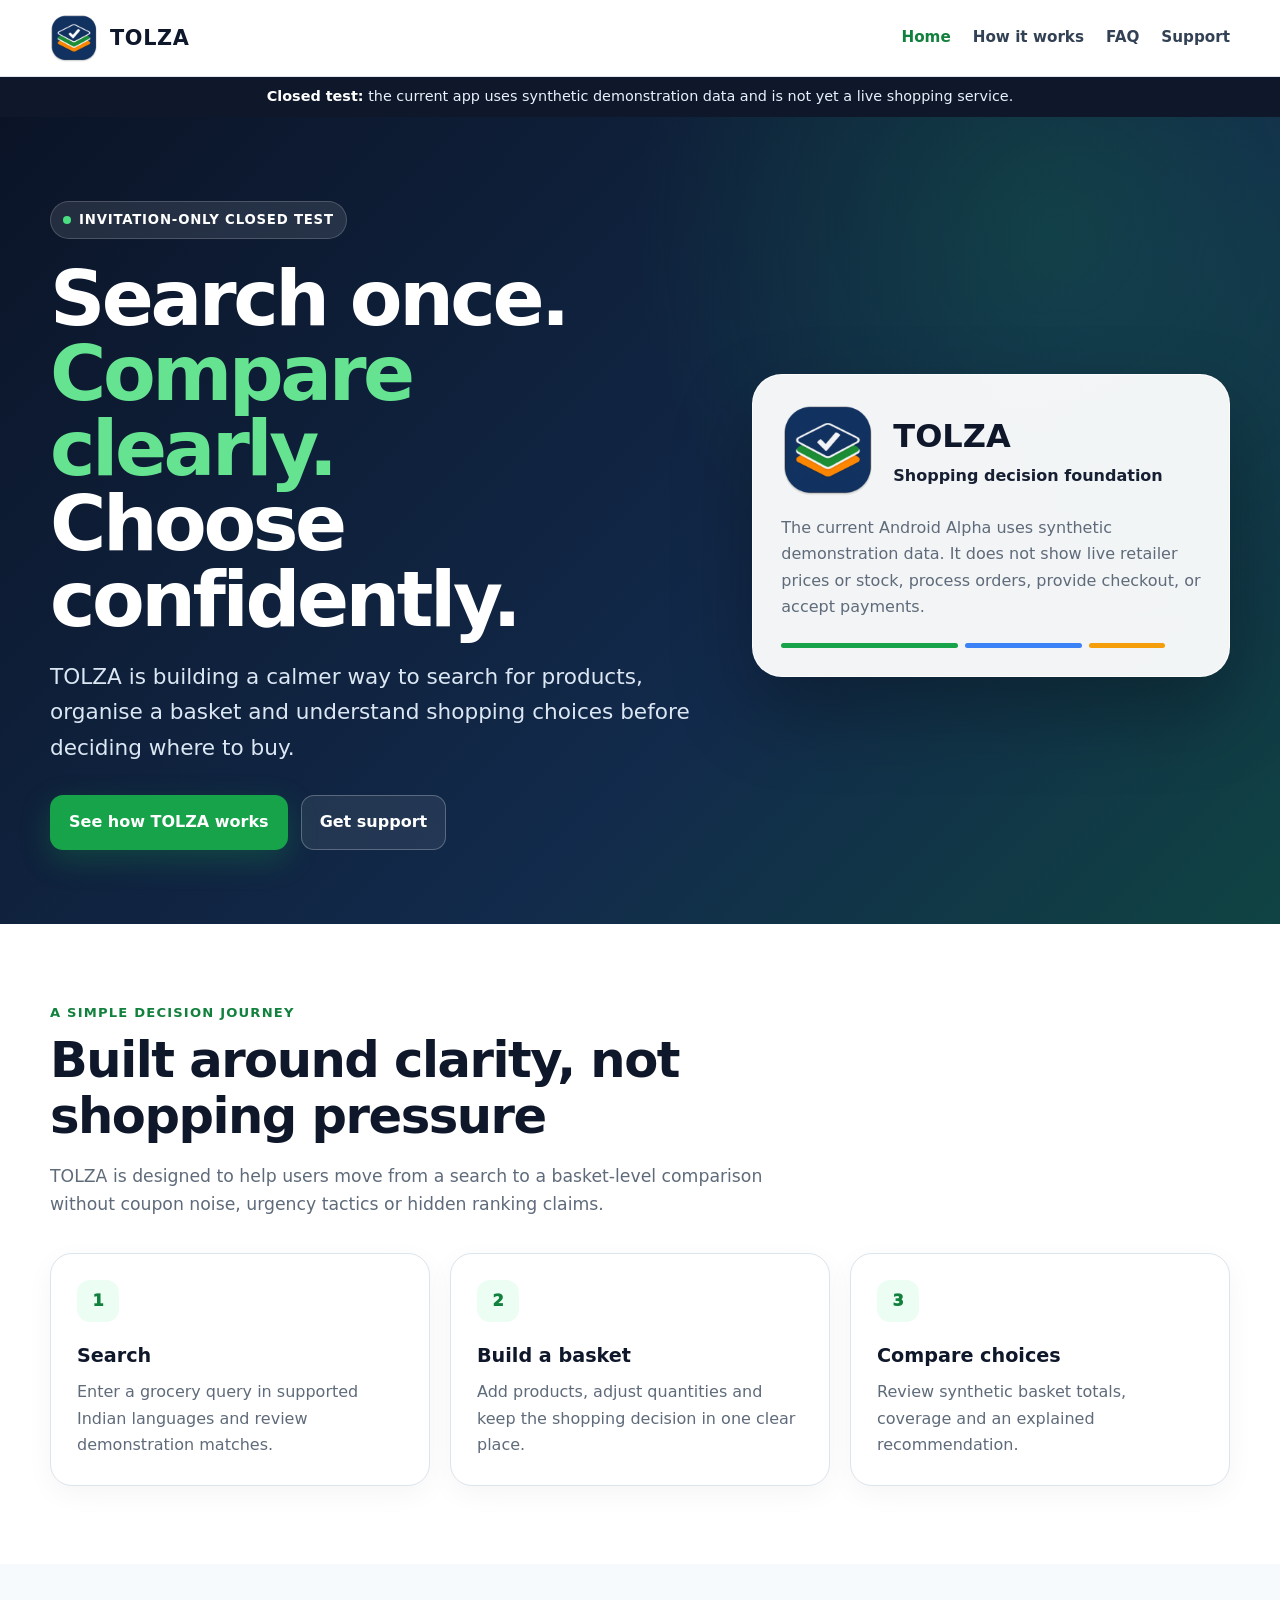
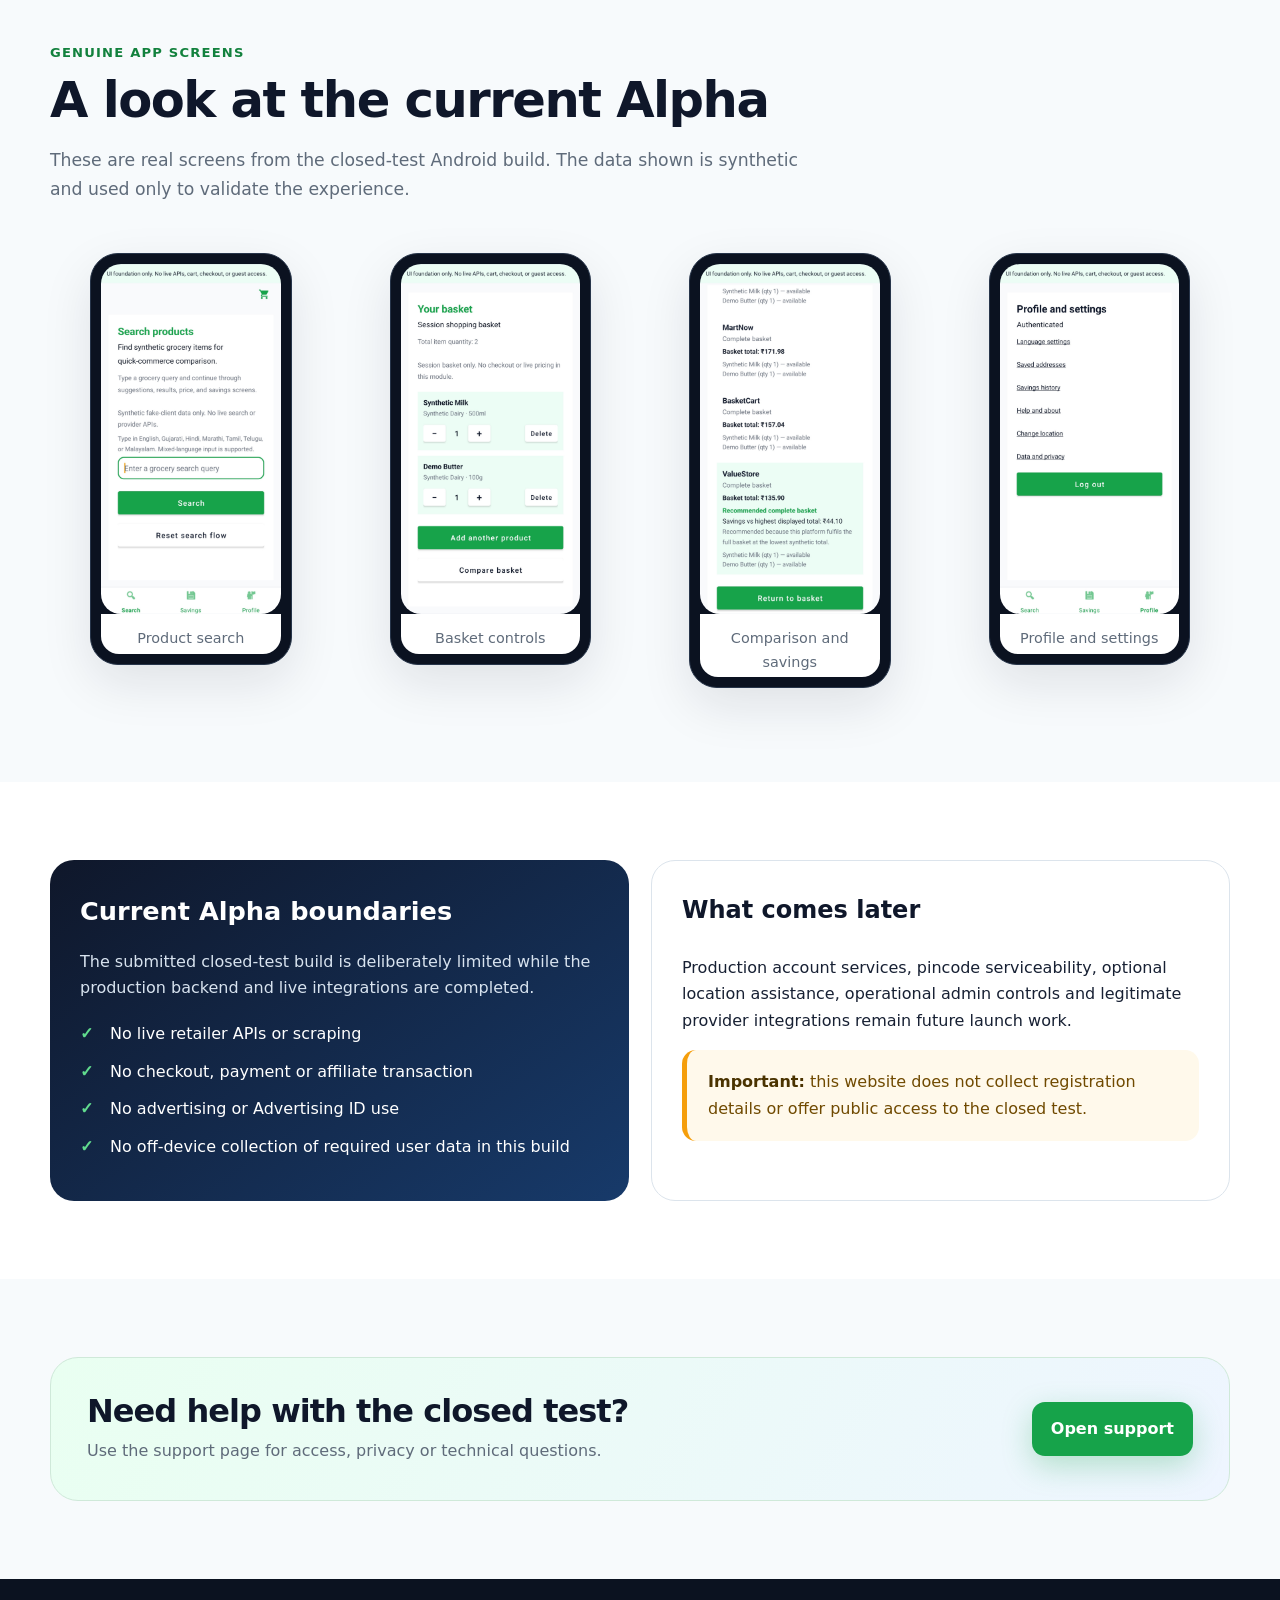
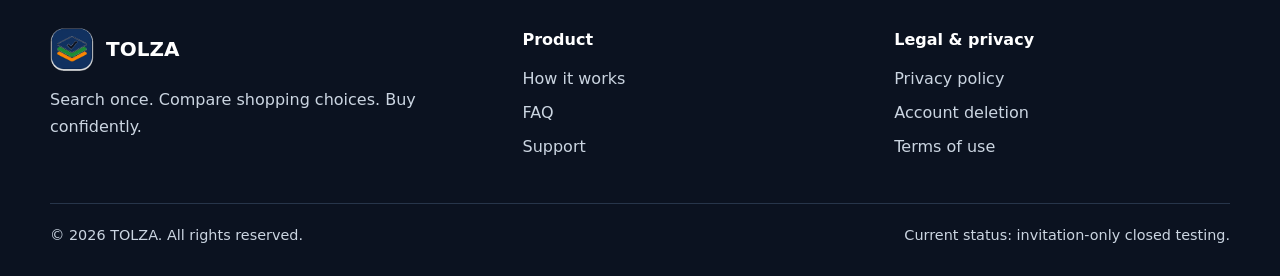
<file: index.html>
<!doctype html><html lang="en"><head>
<meta charset="utf-8"><meta name="viewport" content="width=device-width,initial-scale=1">
<title>TOLZA — Compare shopping choices with confidence</title><meta name="description" content="TOLZA is a shopping comparison foundation that helps users search, build a basket, compare demonstration totals and understand potential savings.">
<link rel="canonical" href="https://shahvishal007-ship-it.github.io/ShoppingKart-Public-Compliance/"><meta name="theme-color" content="#0f172a">
<meta property="og:title" content="TOLZA — Compare shopping choices with confidence"><meta property="og:description" content="TOLZA is a shopping comparison foundation that helps users search, build a basket, compare demonstration totals and understand potential savings."><meta property="og:type" content="website"><meta property="og:url" content="https://shahvishal007-ship-it.github.io/ShoppingKart-Public-Compliance/">
<link rel="icon" href="assets/images/favicon-32.png" sizes="32x32"><link rel="apple-touch-icon" href="assets/images/favicon-192.png">
<link rel="stylesheet" href="assets/css/styles.css"></head><body>
<a class="skip" href="#main">Skip to content</a>
<header class="site-header"><div class="wrap header-row"><a class="brand" href="index.html"><img src="assets/images/tolza-icon.png" alt=""><span>TOLZA</span></a><button class="menu-btn" type="button" aria-expanded="false" aria-controls="primary-nav">Menu</button><nav class="nav" id="primary-nav" aria-label="Primary navigation"><a href="index.html" aria-current="page">Home</a><a href="how-it-works.html">How it works</a><a href="faq.html">FAQ</a><a href="support.html">Support</a></nav></div></header>
<div class="status-strip"><div class="wrap"><strong>Closed test:</strong>&nbsp;the current app uses synthetic demonstration data and is not yet a live shopping service.</div></div>
<main id="main"><section class="hero"><div class="wrap hero-grid"><div><div class="eyebrow"><span class="eyebrow-dot"></span> Invitation-only closed test</div><h1>Search once.<br><span>Compare clearly.</span><br>Choose confidently.</h1><p class="lead">TOLZA is building a calmer way to search for products, organise a basket and understand shopping choices before deciding where to buy.</p><div class="actions"><a class="btn btn-primary" href="how-it-works.html">See how TOLZA works</a><a class="btn btn-secondary" href="support.html">Get support</a></div></div><aside class="hero-card" aria-label="TOLZA closed-test summary"><div class="hero-brand"><img src="assets/images/tolza-icon.png" alt="TOLZA app icon"><div><h2>TOLZA</h2><strong>Shopping decision foundation</strong></div></div><p>The current Android Alpha uses synthetic demonstration data. It does not show live retailer prices or stock, process orders, provide checkout, or accept payments.</p><div class="mini-lines" aria-hidden="true"><i></i><i></i><i></i></div></aside></div></section>
<section class="section"><div class="wrap"><div class="section-head"><div class="kicker">A simple decision journey</div><h2>Built around clarity, not shopping pressure</h2><p>TOLZA is designed to help users move from a search to a basket-level comparison without coupon noise, urgency tactics or hidden ranking claims.</p></div><div class="grid-3"><article class="card"><div class="num">1</div><h3>Search</h3><p>Enter a grocery query in supported Indian languages and review demonstration matches.</p></article><article class="card"><div class="num">2</div><h3>Build a basket</h3><p>Add products, adjust quantities and keep the shopping decision in one clear place.</p></article><article class="card"><div class="num">3</div><h3>Compare choices</h3><p>Review synthetic basket totals, coverage and an explained recommendation.</p></article></div></div></section>
<section class="section alt"><div class="wrap"><div class="section-head"><div class="kicker">Genuine app screens</div><h2>A look at the current Alpha</h2><p>These are real screens from the closed-test Android build. The data shown is synthetic and used only to validate the experience.</p></div><div class="screenshot-grid"><figure class="phone"><img src="assets/images/screen-home.png" alt="TOLZA product search screen"><figcaption>Product search</figcaption></figure><figure class="phone"><img src="assets/images/screen-basket.png" alt="TOLZA basket screen"><figcaption>Basket controls</figcaption></figure><figure class="phone"><img src="assets/images/screen-savings.png" alt="TOLZA comparison and savings screen"><figcaption>Comparison and savings</figcaption></figure><figure class="phone"><img src="assets/images/screen-profile.png" alt="TOLZA profile and settings screen"><figcaption>Profile and settings</figcaption></figure></div></div></section>
<section class="section"><div class="wrap"><div class="trust-grid"><article class="trust-panel"><h3>Current Alpha boundaries</h3><p>The submitted closed-test build is deliberately limited while the production backend and live integrations are completed.</p><ul class="check-list"><li>No live retailer APIs or scraping</li><li>No checkout, payment or affiliate transaction</li><li>No advertising or Advertising ID use</li><li>No off-device collection of required user data in this build</li></ul></article><article class="plain-panel"><h3>What comes later</h3><p>Production account services, pincode serviceability, optional location assistance, operational admin controls and legitimate provider integrations remain future launch work.</p><div class="notice"><strong>Important:</strong> this website does not collect registration details or offer public access to the closed test.</div></article></div></div></section>
<section class="section alt"><div class="wrap"><div class="cta"><div><h2>Need help with the closed test?</h2><p>Use the support page for access, privacy or technical questions.</p></div><a class="btn btn-primary" href="support.html">Open support</a></div></div></section></main><footer class="site-footer"><div class="wrap"><div class="footer-grid"><div><div class="footer-brand"><img src="assets/images/tolza-icon.png" alt=""><span>TOLZA</span></div><p>Search once. Compare shopping choices. Buy confidently.</p></div><div><h3>Product</h3><ul><li><a href="how-it-works.html">How it works</a></li><li><a href="faq.html">FAQ</a></li><li><a href="support.html">Support</a></li></ul></div><div><h3>Legal & privacy</h3><ul><li><a href="privacy-policy.html">Privacy policy</a></li><li><a href="account-deletion.html">Account deletion</a></li><li><a href="terms.html">Terms of use</a></li></ul></div></div><div class="footer-bottom"><span>© <span data-year></span> TOLZA. All rights reserved.</span><span>Current status: invitation-only closed testing.</span></div></div></footer><script src="assets/js/main.js"></script></body></html>
</file>
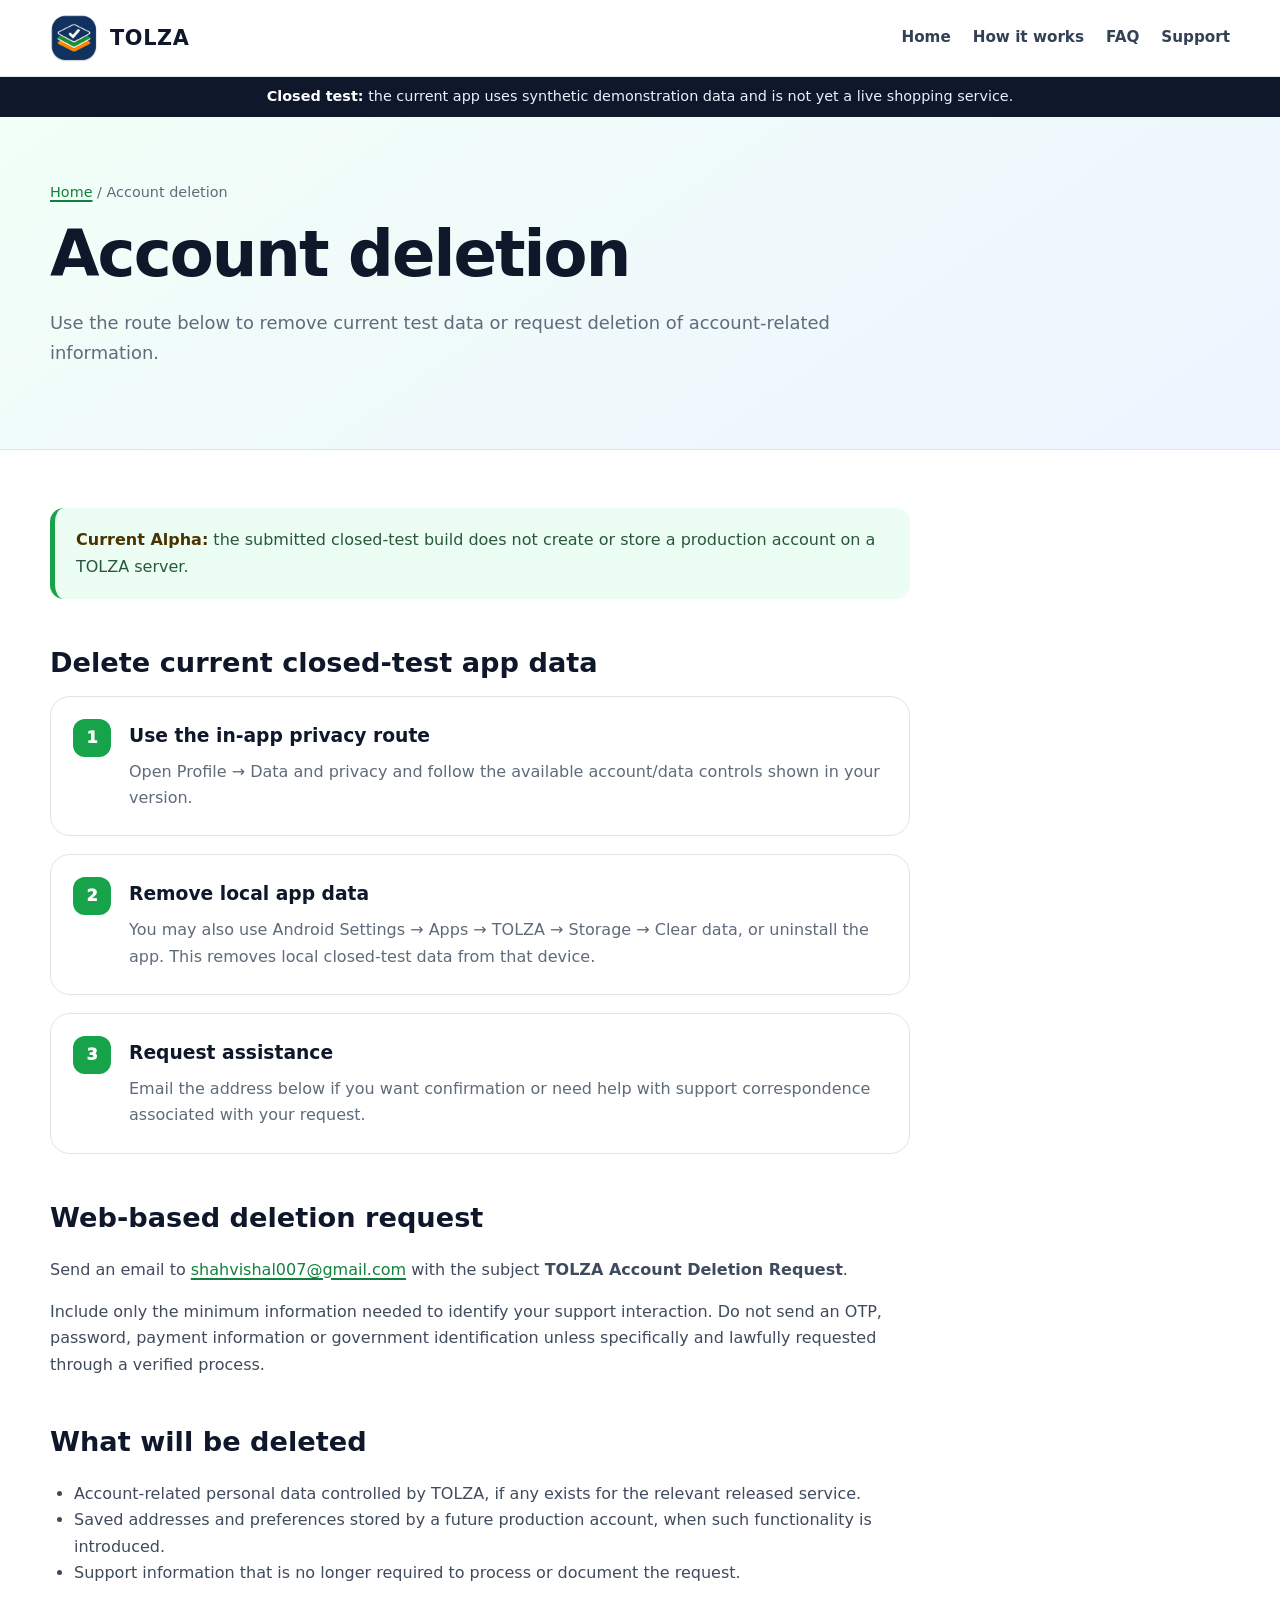
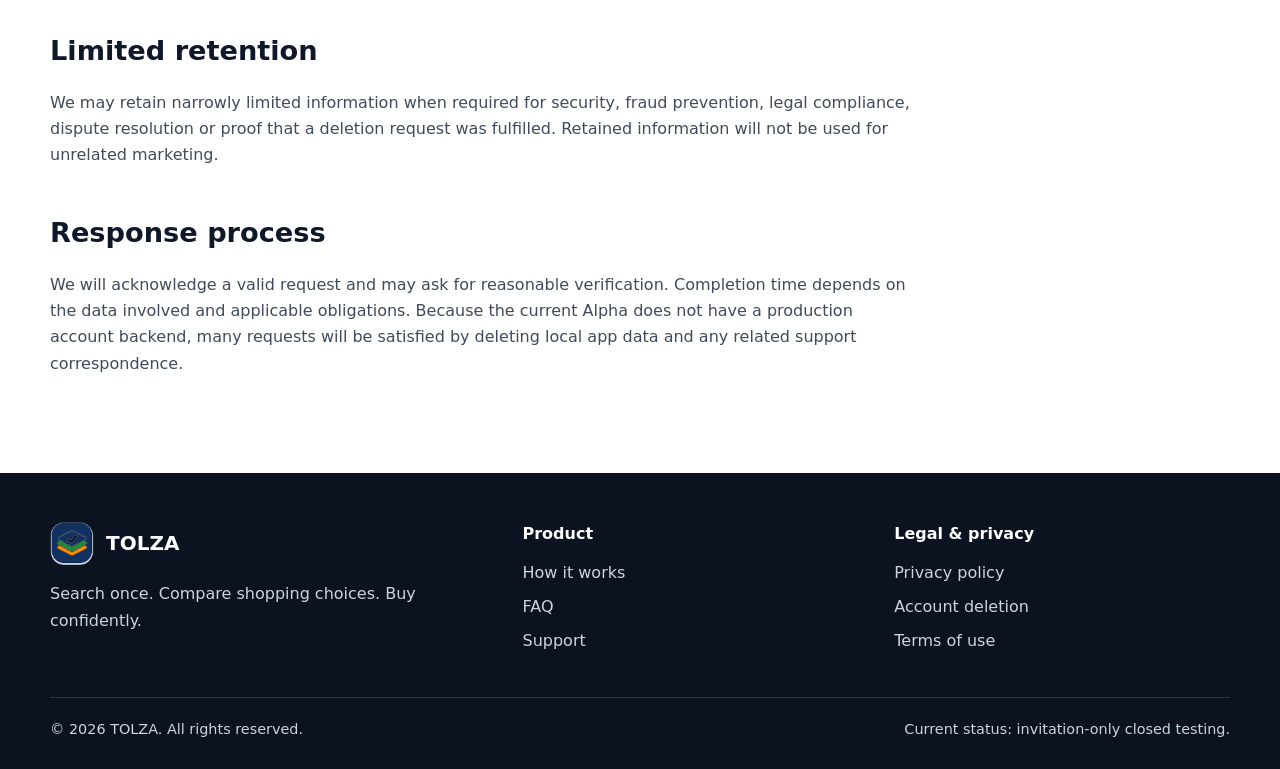
<file: account-deletion.html>
<!doctype html><html lang="en"><head>
<meta charset="utf-8"><meta name="viewport" content="width=device-width,initial-scale=1">
<title>Account Deletion — TOLZA</title><meta name="description" content="Request deletion of TOLZA account-related data or learn how to remove current closed-test data.">
<link rel="canonical" href="https://shahvishal007-ship-it.github.io/ShoppingKart-Public-Compliance/account-deletion.html"><meta name="theme-color" content="#0f172a">
<meta property="og:title" content="Account Deletion — TOLZA"><meta property="og:description" content="Request deletion of TOLZA account-related data or learn how to remove current closed-test data."><meta property="og:type" content="website"><meta property="og:url" content="https://shahvishal007-ship-it.github.io/ShoppingKart-Public-Compliance/account-deletion.html">
<link rel="icon" href="assets/images/favicon-32.png" sizes="32x32"><link rel="apple-touch-icon" href="assets/images/favicon-192.png">
<link rel="stylesheet" href="assets/css/styles.css"></head><body>
<a class="skip" href="#main">Skip to content</a>
<header class="site-header"><div class="wrap header-row"><a class="brand" href="index.html"><img src="assets/images/tolza-icon.png" alt=""><span>TOLZA</span></a><button class="menu-btn" type="button" aria-expanded="false" aria-controls="primary-nav">Menu</button><nav class="nav" id="primary-nav" aria-label="Primary navigation"><a href="index.html">Home</a><a href="how-it-works.html">How it works</a><a href="faq.html">FAQ</a><a href="support.html">Support</a></nav></div></header>
<div class="status-strip"><div class="wrap"><strong>Closed test:</strong>&nbsp;the current app uses synthetic demonstration data and is not yet a live shopping service.</div></div><main id="main"><section class="page-hero"><div class="wrap"><div class="breadcrumb"><a href="index.html">Home</a> / Account deletion</div><h1>Account deletion</h1><p>Use the route below to remove current test data or request deletion of account-related information.</p></div></section><section class="content"><div class="wrap"><div class="prose"><div class="notice green"><strong>Current Alpha:</strong> the submitted closed-test build does not create or store a production account on a TOLZA server.</div><h2>Delete current closed-test app data</h2><div class="steps"><article class="step"><h3>Use the in-app privacy route</h3><p>Open Profile → Data and privacy and follow the available account/data controls shown in your version.</p></article><article class="step"><h3>Remove local app data</h3><p>You may also use Android Settings → Apps → TOLZA → Storage → Clear data, or uninstall the app. This removes local closed-test data from that device.</p></article><article class="step"><h3>Request assistance</h3><p>Email the address below if you want confirmation or need help with support correspondence associated with your request.</p></article></div><h2>Web-based deletion request</h2><p>Send an email to <a href="mailto:shahvishal007@gmail.com?subject=TOLZA%20Account%20Deletion%20Request&body=Please%20delete%20account-related%20information%20associated%20with%20my%20TOLZA%20test%20access.%20I%20understand%20you%20may%20need%20to%20verify%20the%20request.">shahvishal007@gmail.com</a> with the subject <strong>TOLZA Account Deletion Request</strong>.</p><p>Include only the minimum information needed to identify your support interaction. Do not send an OTP, password, payment information or government identification unless specifically and lawfully requested through a verified process.</p><h2>What will be deleted</h2><ul><li>Account-related personal data controlled by TOLZA, if any exists for the relevant released service.</li><li>Saved addresses and preferences stored by a future production account, when such functionality is introduced.</li><li>Support information that is no longer required to process or document the request.</li></ul><h2>Limited retention</h2><p>We may retain narrowly limited information when required for security, fraud prevention, legal compliance, dispute resolution or proof that a deletion request was fulfilled. Retained information will not be used for unrelated marketing.</p><h2>Response process</h2><p>We will acknowledge a valid request and may ask for reasonable verification. Completion time depends on the data involved and applicable obligations. Because the current Alpha does not have a production account backend, many requests will be satisfied by deleting local app data and any related support correspondence.</p></div></div></section></main><footer class="site-footer"><div class="wrap"><div class="footer-grid"><div><div class="footer-brand"><img src="assets/images/tolza-icon.png" alt=""><span>TOLZA</span></div><p>Search once. Compare shopping choices. Buy confidently.</p></div><div><h3>Product</h3><ul><li><a href="how-it-works.html">How it works</a></li><li><a href="faq.html">FAQ</a></li><li><a href="support.html">Support</a></li></ul></div><div><h3>Legal & privacy</h3><ul><li><a href="privacy-policy.html">Privacy policy</a></li><li><a href="account-deletion.html">Account deletion</a></li><li><a href="terms.html">Terms of use</a></li></ul></div></div><div class="footer-bottom"><span>© <span data-year></span> TOLZA. All rights reserved.</span><span>Current status: invitation-only closed testing.</span></div></div></footer><script src="assets/js/main.js"></script></body></html>
</file>
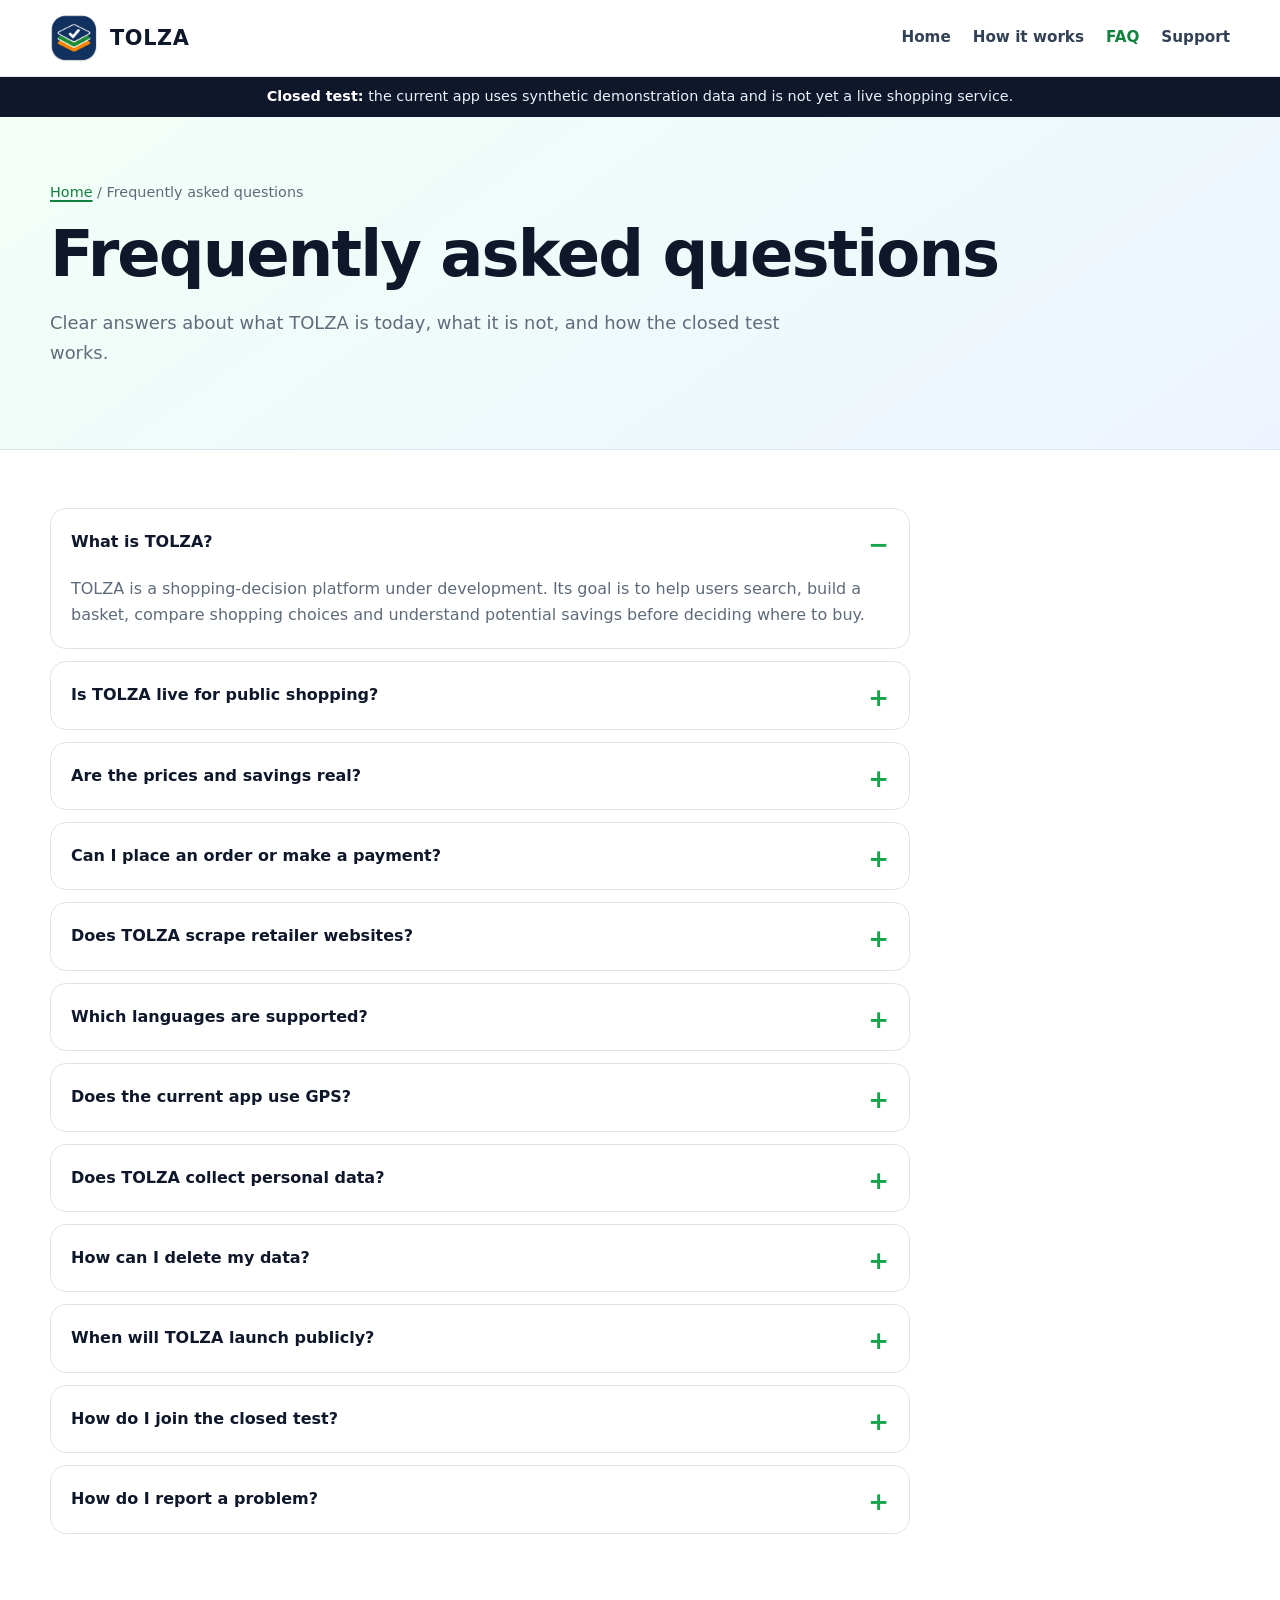
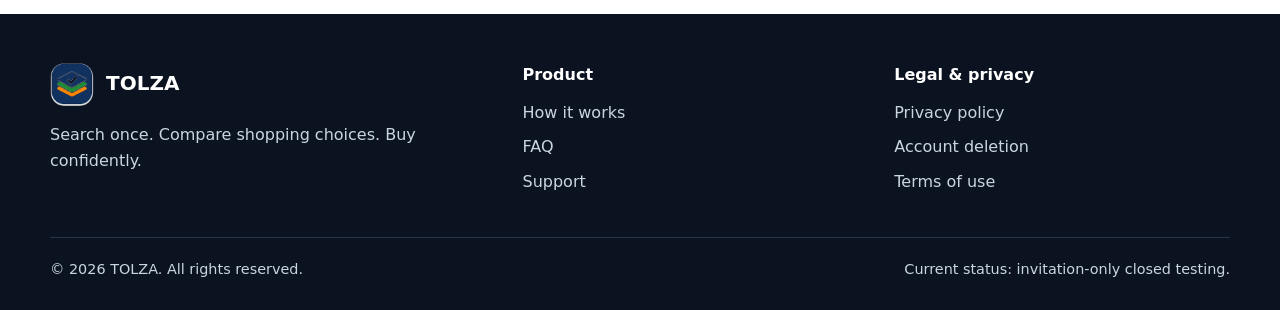
<file: faq.html>
<!doctype html><html lang="en"><head>
<meta charset="utf-8"><meta name="viewport" content="width=device-width,initial-scale=1">
<title>FAQ — TOLZA</title><meta name="description" content="Answers about TOLZA closed testing, synthetic data, live prices, accounts, location, privacy and launch status.">
<link rel="canonical" href="https://shahvishal007-ship-it.github.io/ShoppingKart-Public-Compliance/faq.html"><meta name="theme-color" content="#0f172a">
<meta property="og:title" content="FAQ — TOLZA"><meta property="og:description" content="Answers about TOLZA closed testing, synthetic data, live prices, accounts, location, privacy and launch status."><meta property="og:type" content="website"><meta property="og:url" content="https://shahvishal007-ship-it.github.io/ShoppingKart-Public-Compliance/faq.html">
<link rel="icon" href="assets/images/favicon-32.png" sizes="32x32"><link rel="apple-touch-icon" href="assets/images/favicon-192.png">
<link rel="stylesheet" href="assets/css/styles.css"></head><body>
<a class="skip" href="#main">Skip to content</a>
<header class="site-header"><div class="wrap header-row"><a class="brand" href="index.html"><img src="assets/images/tolza-icon.png" alt=""><span>TOLZA</span></a><button class="menu-btn" type="button" aria-expanded="false" aria-controls="primary-nav">Menu</button><nav class="nav" id="primary-nav" aria-label="Primary navigation"><a href="index.html">Home</a><a href="how-it-works.html">How it works</a><a href="faq.html" aria-current="page">FAQ</a><a href="support.html">Support</a></nav></div></header>
<div class="status-strip"><div class="wrap"><strong>Closed test:</strong>&nbsp;the current app uses synthetic demonstration data and is not yet a live shopping service.</div></div><main id="main"><section class="page-hero"><div class="wrap"><div class="breadcrumb"><a href="index.html">Home</a> / Frequently asked questions</div><h1>Frequently asked questions</h1><p>Clear answers about what TOLZA is today, what it is not, and how the closed test works.</p></div></section><section class="content"><div class="wrap"><div class="prose"><div class="faq"><details open><summary>What is TOLZA?</summary><p>TOLZA is a shopping-decision platform under development. Its goal is to help users search, build a basket, compare shopping choices and understand potential savings before deciding where to buy.</p></details><details><summary>Is TOLZA live for public shopping?</summary><p>No. The current Android release is an invitation-only closed test. This website is an information and compliance site, not a public shopping application.</p></details><details><summary>Are the prices and savings real?</summary><p>No. The current build uses synthetic demonstration products, prices and savings to test the journey and comparison logic.</p></details><details><summary>Can I place an order or make a payment?</summary><p>No. TOLZA does not currently provide checkout, payment, ordering or delivery.</p></details><details><summary>Does TOLZA scrape retailer websites?</summary><p>No. The current foundation has no live retailer APIs, real provider data or scraping.</p></details><details><summary>Which languages are supported?</summary><p>The current app foundation includes English, Gujarati, Hindi, Marathi, Tamil, Telugu and Malayalam. The production availability of each language may be controlled later.</p></details><details><summary>Does the current app use GPS?</summary><p>Production GPS integration is not part of the submitted Alpha. Future optional location assistance will be added only with clear permission and a manual pincode fallback.</p></details><details><summary>Does TOLZA collect personal data?</summary><p>The current submitted Alpha does not transmit Google Play required user data types off the device. Support emails contain only information the sender chooses to provide. See the Privacy Policy for details.</p></details><details><summary>How can I delete my data?</summary><p>Clear app data or uninstall the current Alpha to remove local test data. You can also use the in-app privacy route or the web-based instructions on the Account Deletion page.</p></details><details><summary>When will TOLZA launch publicly?</summary><p>No public launch date is promised. Production backend, real OTP, serviceability, operational controls, provider integrations, security and a new controlled release must be completed first.</p></details><details><summary>How do I join the closed test?</summary><p>Closed-test access is invitation-only. Approved testers must use the Google account included in the tester list and join through the official opt-in link after the release is approved.</p></details><details><summary>How do I report a problem?</summary><p>Use the Support page and include the device, Android version, screen, expected result and actual result without sending private credentials.</p></details></div></div></div></section></main><footer class="site-footer"><div class="wrap"><div class="footer-grid"><div><div class="footer-brand"><img src="assets/images/tolza-icon.png" alt=""><span>TOLZA</span></div><p>Search once. Compare shopping choices. Buy confidently.</p></div><div><h3>Product</h3><ul><li><a href="how-it-works.html">How it works</a></li><li><a href="faq.html">FAQ</a></li><li><a href="support.html">Support</a></li></ul></div><div><h3>Legal & privacy</h3><ul><li><a href="privacy-policy.html">Privacy policy</a></li><li><a href="account-deletion.html">Account deletion</a></li><li><a href="terms.html">Terms of use</a></li></ul></div></div><div class="footer-bottom"><span>© <span data-year></span> TOLZA. All rights reserved.</span><span>Current status: invitation-only closed testing.</span></div></div></footer><script src="assets/js/main.js"></script></body></html>
</file>
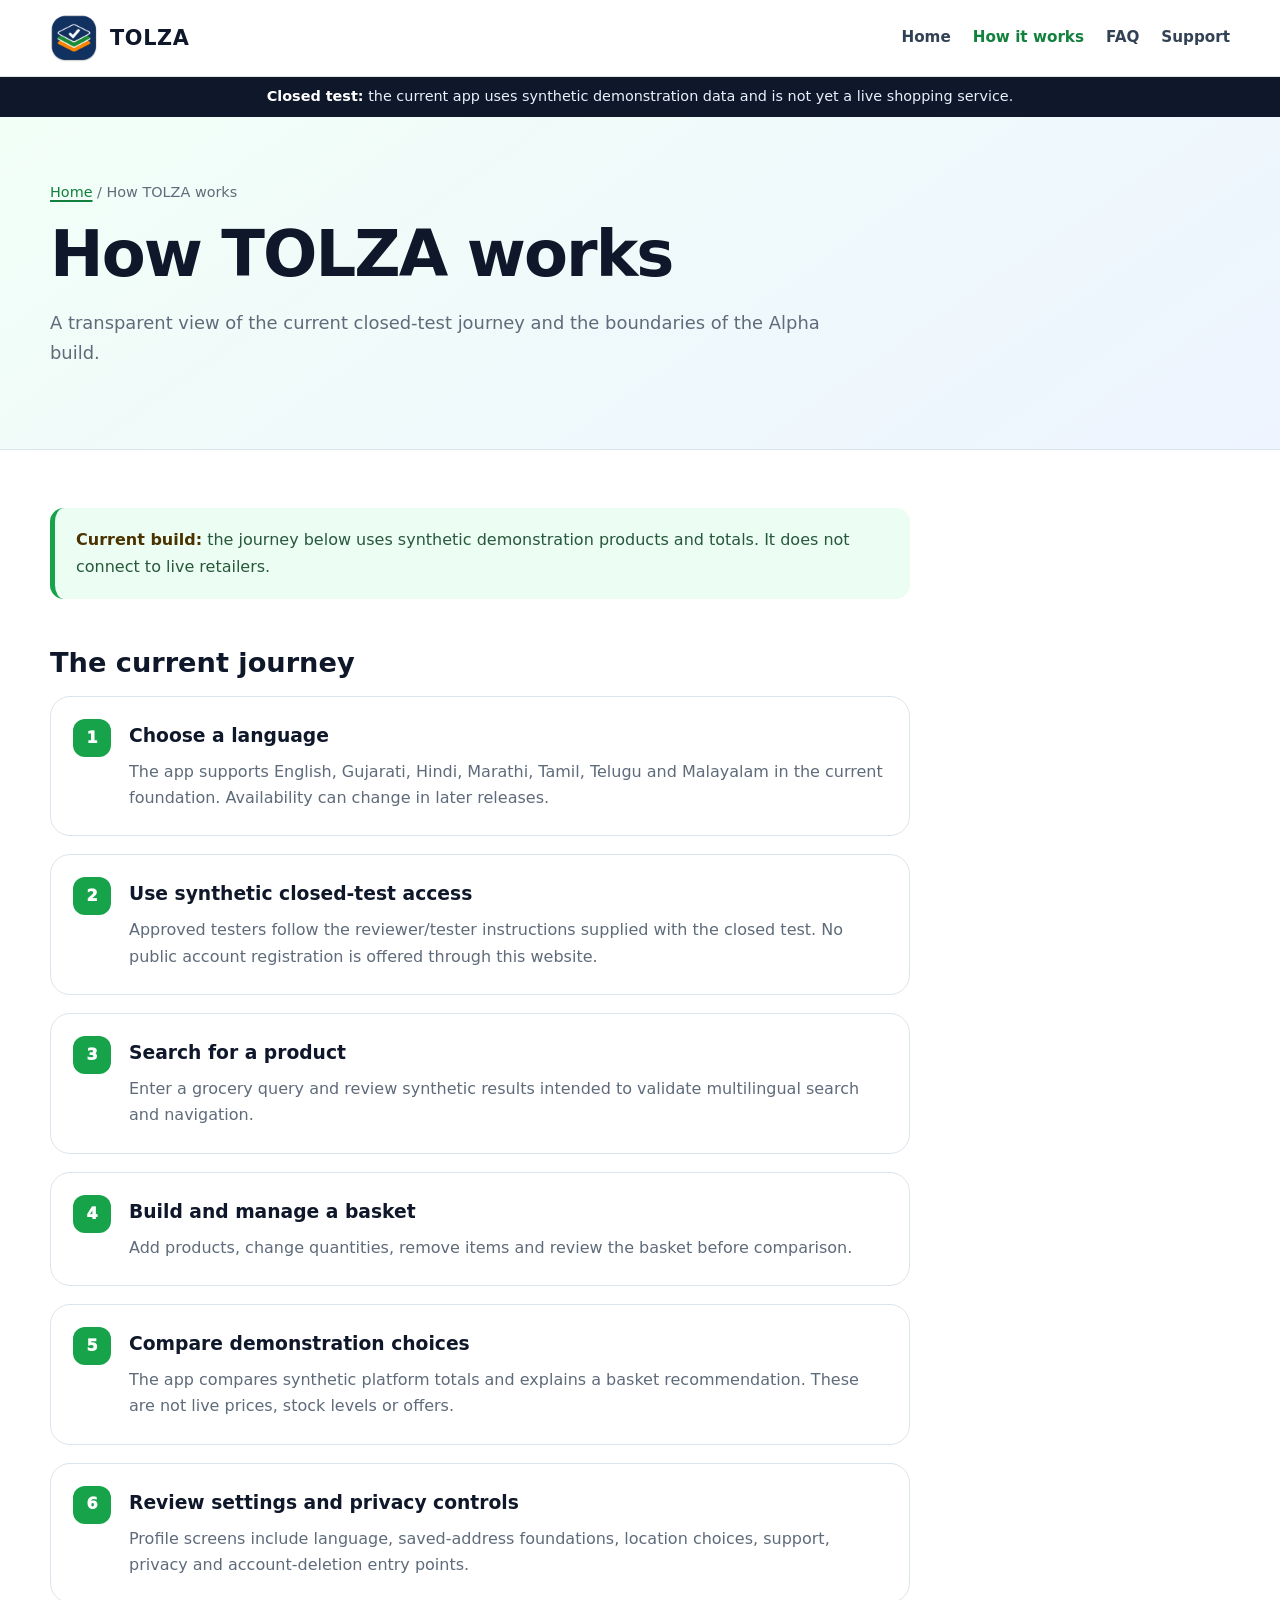
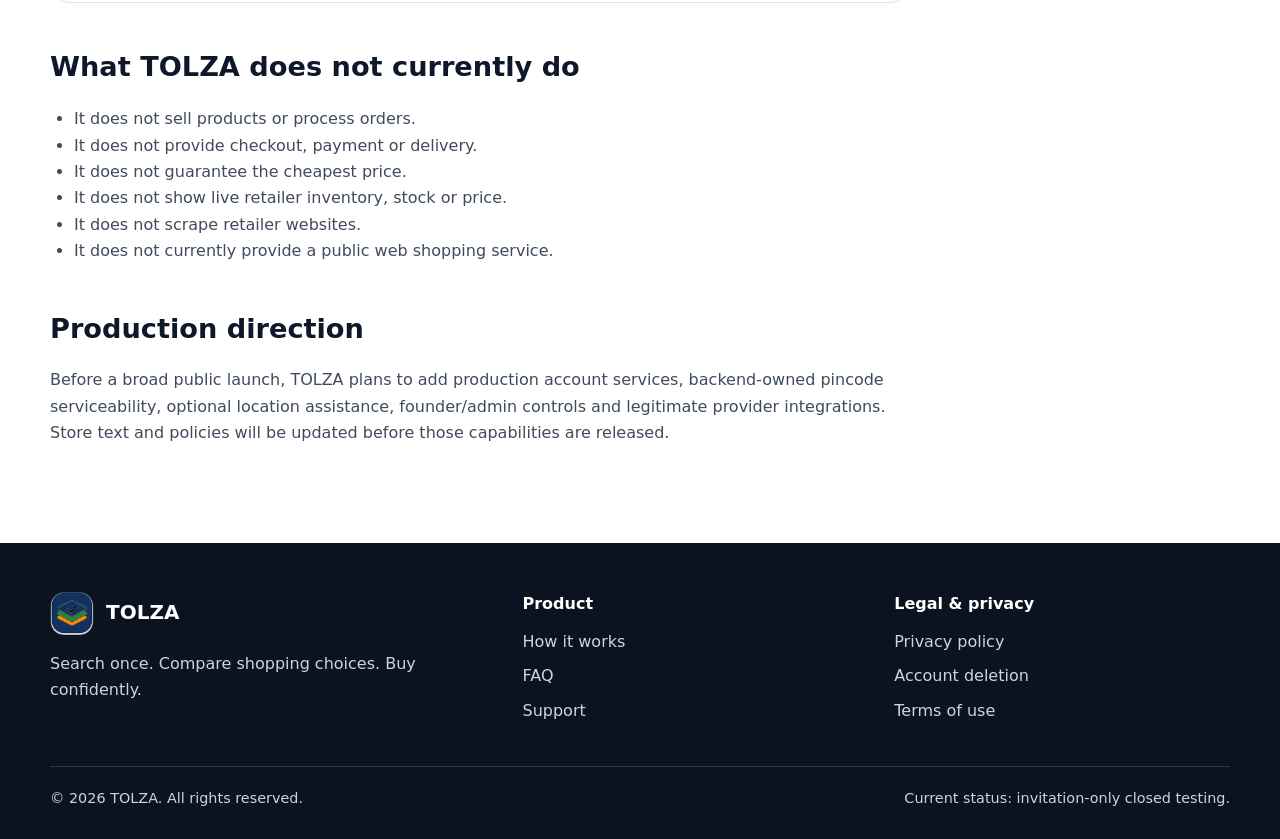
<file: how-it-works.html>
<!doctype html><html lang="en"><head>
<meta charset="utf-8"><meta name="viewport" content="width=device-width,initial-scale=1">
<title>How TOLZA works</title><meta name="description" content="Understand TOLZA’s current synthetic search, basket, comparison and settings journey.">
<link rel="canonical" href="https://shahvishal007-ship-it.github.io/ShoppingKart-Public-Compliance/how-it-works.html"><meta name="theme-color" content="#0f172a">
<meta property="og:title" content="How TOLZA works"><meta property="og:description" content="Understand TOLZA’s current synthetic search, basket, comparison and settings journey."><meta property="og:type" content="website"><meta property="og:url" content="https://shahvishal007-ship-it.github.io/ShoppingKart-Public-Compliance/how-it-works.html">
<link rel="icon" href="assets/images/favicon-32.png" sizes="32x32"><link rel="apple-touch-icon" href="assets/images/favicon-192.png">
<link rel="stylesheet" href="assets/css/styles.css"></head><body>
<a class="skip" href="#main">Skip to content</a>
<header class="site-header"><div class="wrap header-row"><a class="brand" href="index.html"><img src="assets/images/tolza-icon.png" alt=""><span>TOLZA</span></a><button class="menu-btn" type="button" aria-expanded="false" aria-controls="primary-nav">Menu</button><nav class="nav" id="primary-nav" aria-label="Primary navigation"><a href="index.html">Home</a><a href="how-it-works.html" aria-current="page">How it works</a><a href="faq.html">FAQ</a><a href="support.html">Support</a></nav></div></header>
<div class="status-strip"><div class="wrap"><strong>Closed test:</strong>&nbsp;the current app uses synthetic demonstration data and is not yet a live shopping service.</div></div><main id="main"><section class="page-hero"><div class="wrap"><div class="breadcrumb"><a href="index.html">Home</a> / How TOLZA works</div><h1>How TOLZA works</h1><p>A transparent view of the current closed-test journey and the boundaries of the Alpha build.</p></div></section><section class="content"><div class="wrap"><div class="prose"><div class="notice green"><strong>Current build:</strong> the journey below uses synthetic demonstration products and totals. It does not connect to live retailers.</div><h2>The current journey</h2><div class="steps"><article class="step"><h3>Choose a language</h3><p>The app supports English, Gujarati, Hindi, Marathi, Tamil, Telugu and Malayalam in the current foundation. Availability can change in later releases.</p></article><article class="step"><h3>Use synthetic closed-test access</h3><p>Approved testers follow the reviewer/tester instructions supplied with the closed test. No public account registration is offered through this website.</p></article><article class="step"><h3>Search for a product</h3><p>Enter a grocery query and review synthetic results intended to validate multilingual search and navigation.</p></article><article class="step"><h3>Build and manage a basket</h3><p>Add products, change quantities, remove items and review the basket before comparison.</p></article><article class="step"><h3>Compare demonstration choices</h3><p>The app compares synthetic platform totals and explains a basket recommendation. These are not live prices, stock levels or offers.</p></article><article class="step"><h3>Review settings and privacy controls</h3><p>Profile screens include language, saved-address foundations, location choices, support, privacy and account-deletion entry points.</p></article></div><h2>What TOLZA does not currently do</h2><ul><li>It does not sell products or process orders.</li><li>It does not provide checkout, payment or delivery.</li><li>It does not guarantee the cheapest price.</li><li>It does not show live retailer inventory, stock or price.</li><li>It does not scrape retailer websites.</li><li>It does not currently provide a public web shopping service.</li></ul><h2>Production direction</h2><p>Before a broad public launch, TOLZA plans to add production account services, backend-owned pincode serviceability, optional location assistance, founder/admin controls and legitimate provider integrations. Store text and policies will be updated before those capabilities are released.</p></div></div></section></main><footer class="site-footer"><div class="wrap"><div class="footer-grid"><div><div class="footer-brand"><img src="assets/images/tolza-icon.png" alt=""><span>TOLZA</span></div><p>Search once. Compare shopping choices. Buy confidently.</p></div><div><h3>Product</h3><ul><li><a href="how-it-works.html">How it works</a></li><li><a href="faq.html">FAQ</a></li><li><a href="support.html">Support</a></li></ul></div><div><h3>Legal & privacy</h3><ul><li><a href="privacy-policy.html">Privacy policy</a></li><li><a href="account-deletion.html">Account deletion</a></li><li><a href="terms.html">Terms of use</a></li></ul></div></div><div class="footer-bottom"><span>© <span data-year></span> TOLZA. All rights reserved.</span><span>Current status: invitation-only closed testing.</span></div></div></footer><script src="assets/js/main.js"></script></body></html>
</file>
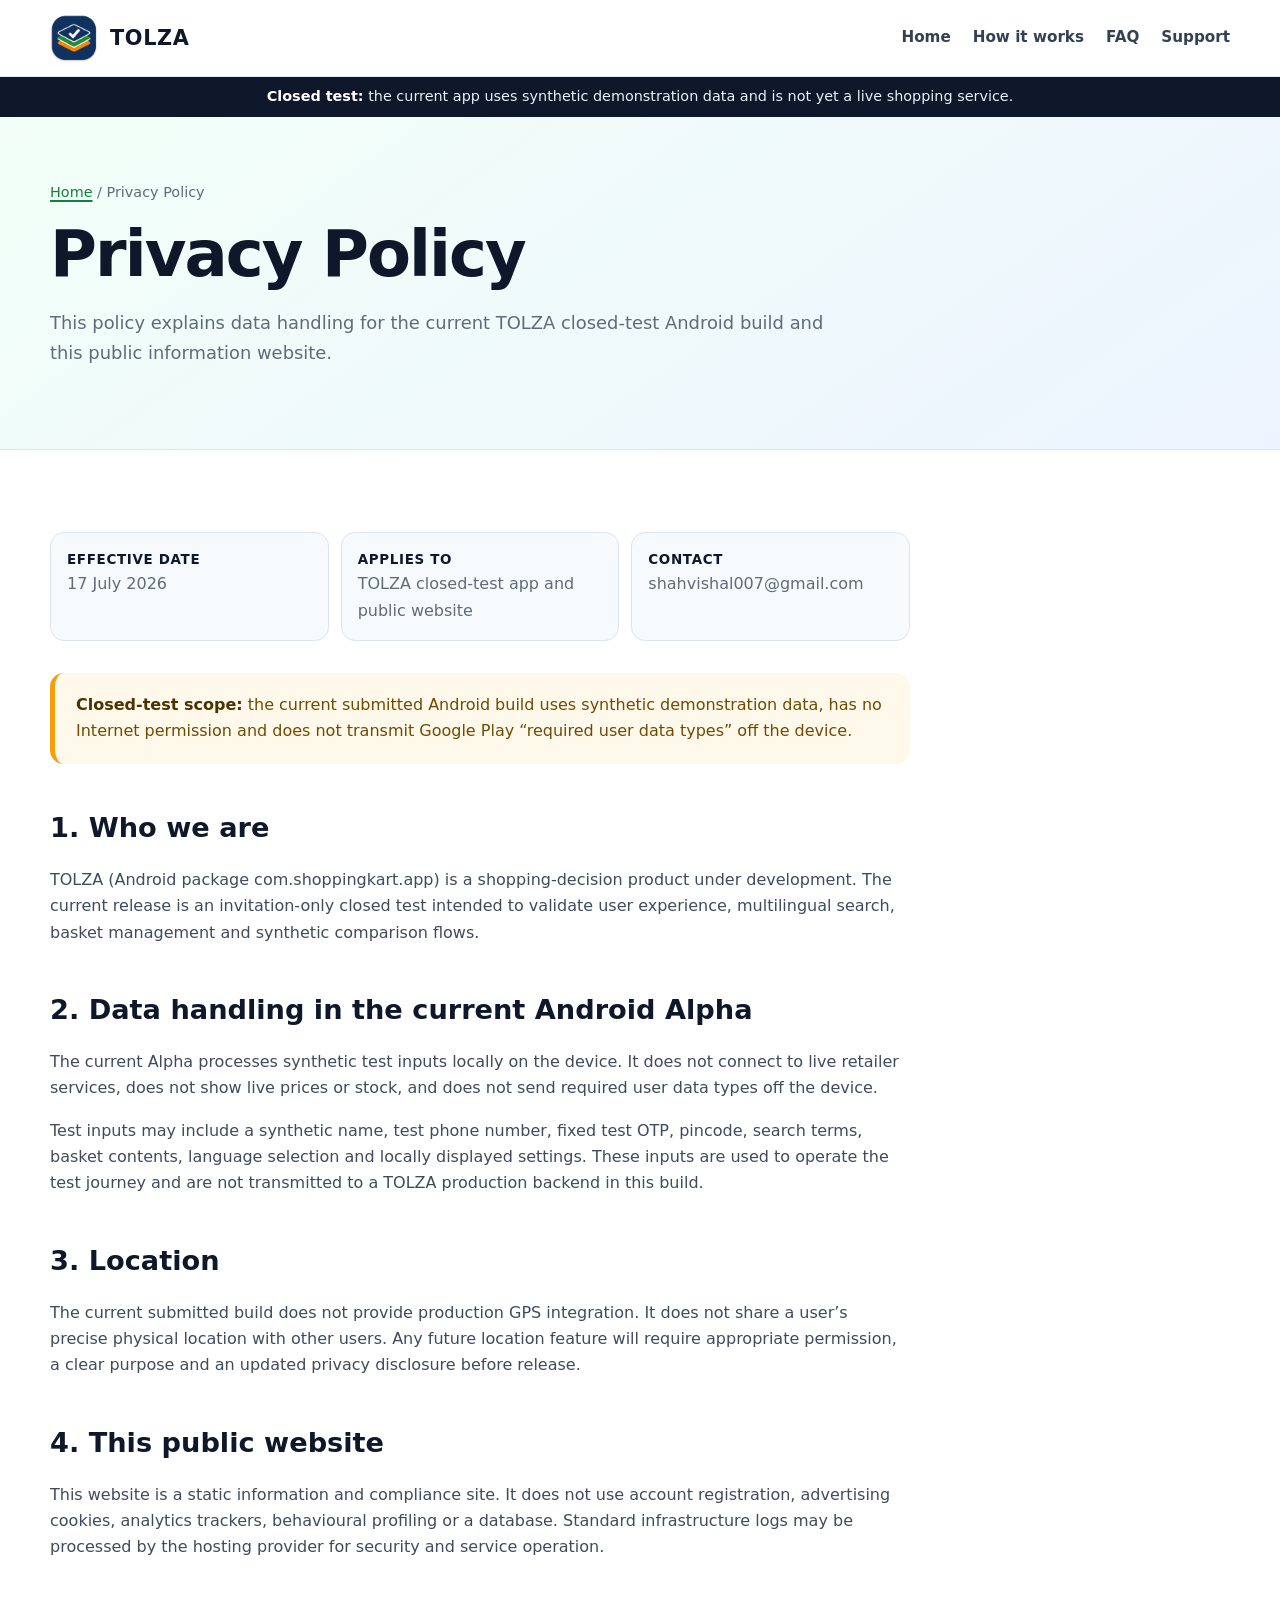
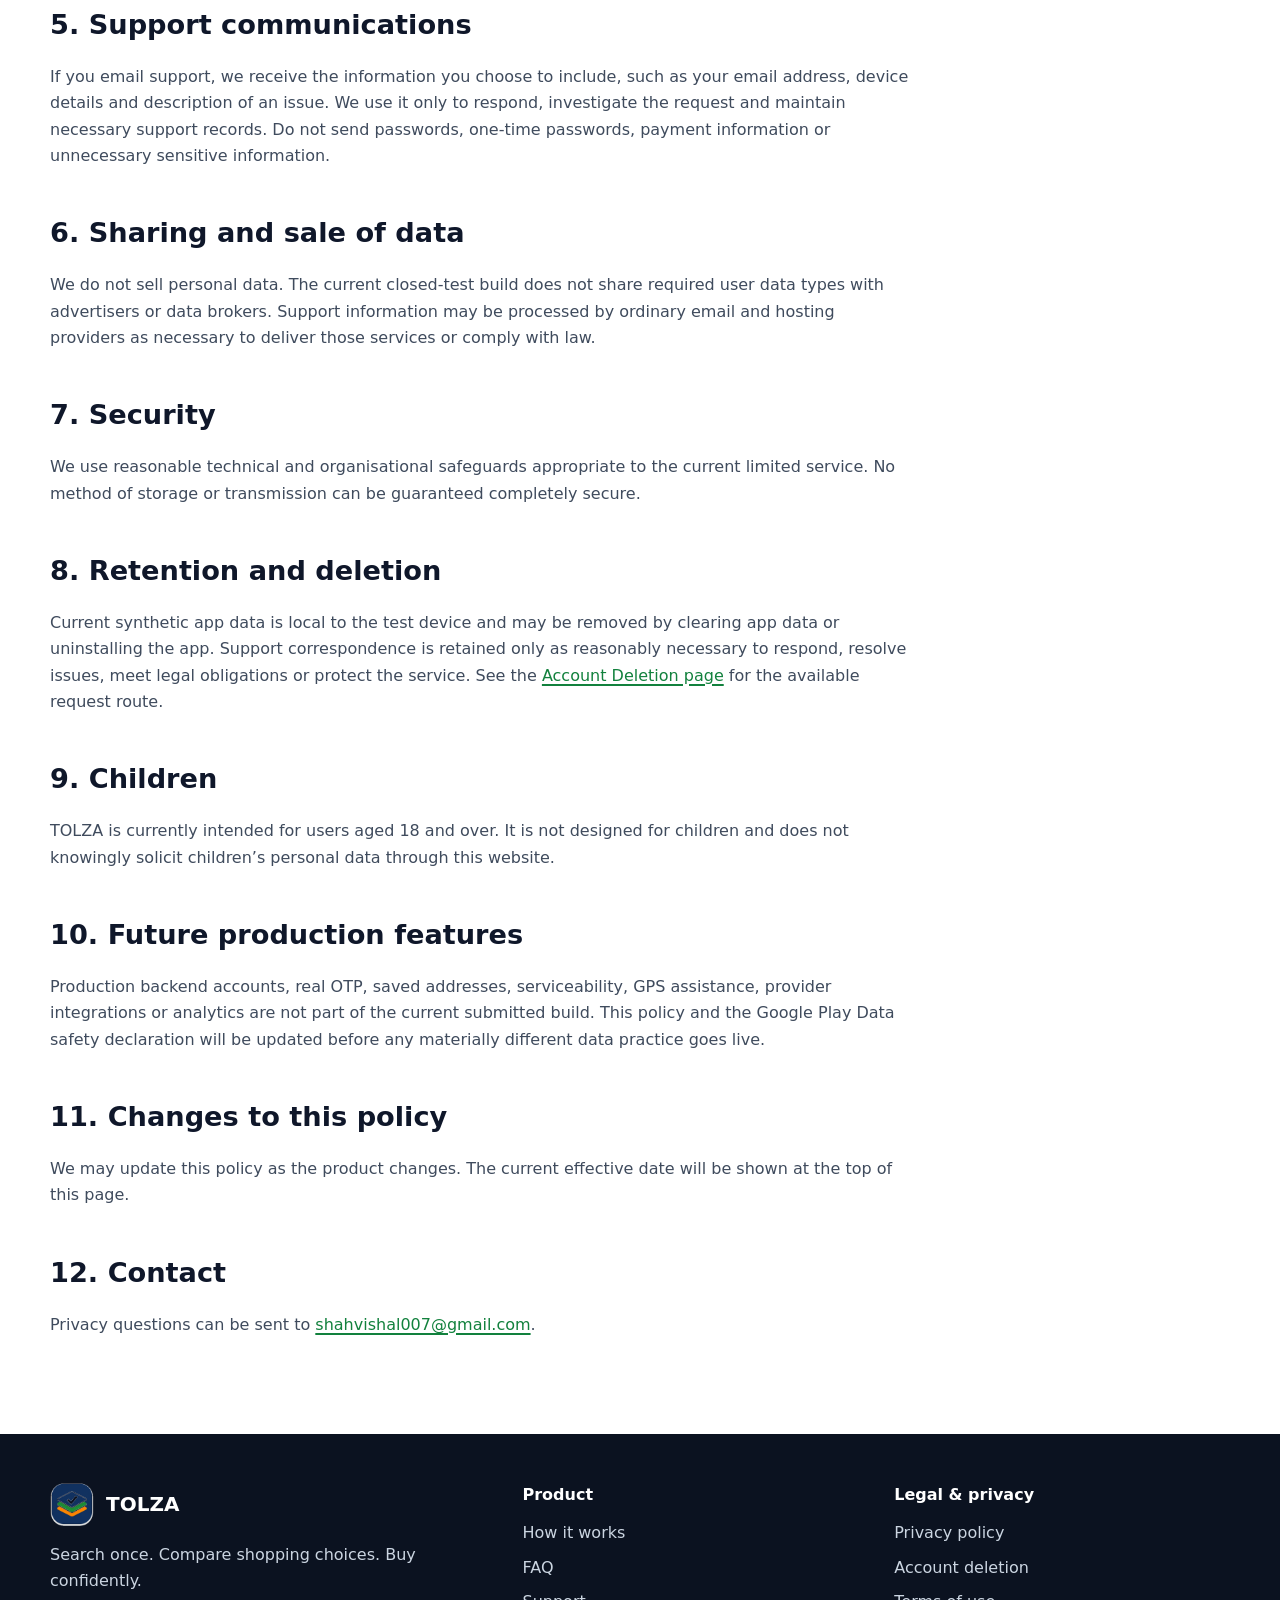
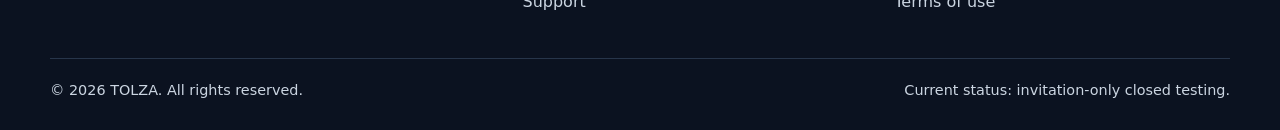
<file: privacy-policy.html>
<!DOCTYPE html>
<html lang="en"><head>
<meta charset="utf-8"/><meta content="width=device-width,initial-scale=1" name="viewport"/>
<title>Privacy Policy — TOLZA</title><meta content="Read how the current TOLZA closed-test app and public website handle data." name="description"/>
<link href="https://shahvishal007-ship-it.github.io/ShoppingKart-Public-Compliance/privacy-policy.html" rel="canonical"/><meta content="#0f172a" name="theme-color"/>
<meta content="Privacy Policy — TOLZA" property="og:title"/><meta content="Read how the current TOLZA closed-test app and public website handle data." property="og:description"/><meta content="website" property="og:type"/><meta content="https://shahvishal007-ship-it.github.io/ShoppingKart-Public-Compliance/privacy-policy.html" property="og:url"/>
<link href="assets/images/favicon-32.png" rel="icon" sizes="32x32"/><link href="assets/images/favicon-192.png" rel="apple-touch-icon"/>
<link href="assets/css/styles.css" rel="stylesheet"/></head><body>
<a class="skip" href="#main">Skip to content</a>
<header class="site-header"><div class="wrap header-row"><a class="brand" href="index.html"><img alt="" src="assets/images/tolza-icon.png"/><span>TOLZA</span></a><button aria-controls="primary-nav" aria-expanded="false" class="menu-btn" type="button">Menu</button><nav aria-label="Primary navigation" class="nav" id="primary-nav"><a href="index.html">Home</a><a href="how-it-works.html">How it works</a><a href="faq.html">FAQ</a><a href="support.html">Support</a></nav></div></header>
<div class="status-strip"><div class="wrap"><strong>Closed test:</strong> the current app uses synthetic demonstration data and is not yet a live shopping service.</div></div><main id="main"><section class="page-hero"><div class="wrap"><div class="breadcrumb"><a href="index.html">Home</a> / Privacy Policy</div><h1>Privacy Policy</h1><p>This policy explains data handling for the current TOLZA closed-test Android build and this public information website.</p></div></section><section class="content"><div class="wrap"><div class="prose"><div class="meta-card"><div><strong>Effective date</strong><span>17 July 2026</span></div><div><strong>Applies to</strong><span>TOLZA closed-test app and public website</span></div><div><strong>Contact</strong><span>shahvishal007@gmail.com</span></div></div><div class="notice"><strong>Closed-test scope:</strong> the current submitted Android build uses synthetic demonstration data, has no Internet permission and does not transmit Google Play “required user data types” off the device.</div><h2>1. Who we are</h2><p>TOLZA (Android package com.shoppingkart.app) is a shopping-decision product under development. The current release is an invitation-only closed test intended to validate user experience, multilingual search, basket management and synthetic comparison flows.</p><h2>2. Data handling in the current Android Alpha</h2><p>The current Alpha processes synthetic test inputs locally on the device. It does not connect to live retailer services, does not show live prices or stock, and does not send required user data types off the device.</p><p>Test inputs may include a synthetic name, test phone number, fixed test OTP, pincode, search terms, basket contents, language selection and locally displayed settings. These inputs are used to operate the test journey and are not transmitted to a TOLZA production backend in this build.</p><h2>3. Location</h2><p>The current submitted build does not provide production GPS integration. It does not share a user’s precise physical location with other users. Any future location feature will require appropriate permission, a clear purpose and an updated privacy disclosure before release.</p><h2>4. This public website</h2><p>This website is a static information and compliance site. It does not use account registration, advertising cookies, analytics trackers, behavioural profiling or a database. Standard infrastructure logs may be processed by the hosting provider for security and service operation.</p><h2>5. Support communications</h2><p>If you email support, we receive the information you choose to include, such as your email address, device details and description of an issue. We use it only to respond, investigate the request and maintain necessary support records. Do not send passwords, one-time passwords, payment information or unnecessary sensitive information.</p><h2>6. Sharing and sale of data</h2><p>We do not sell personal data. The current closed-test build does not share required user data types with advertisers or data brokers. Support information may be processed by ordinary email and hosting providers as necessary to deliver those services or comply with law.</p><h2>7. Security</h2><p>We use reasonable technical and organisational safeguards appropriate to the current limited service. No method of storage or transmission can be guaranteed completely secure.</p><h2>8. Retention and deletion</h2><p>Current synthetic app data is local to the test device and may be removed by clearing app data or uninstalling the app. Support correspondence is retained only as reasonably necessary to respond, resolve issues, meet legal obligations or protect the service. See the <a href="account-deletion.html">Account Deletion page</a> for the available request route.</p><h2>9. Children</h2><p>TOLZA is currently intended for users aged 18 and over. It is not designed for children and does not knowingly solicit children’s personal data through this website.</p><h2>10. Future production features</h2><p>Production backend accounts, real OTP, saved addresses, serviceability, GPS assistance, provider integrations or analytics are not part of the current submitted build. This policy and the Google Play Data safety declaration will be updated before any materially different data practice goes live.</p><h2>11. Changes to this policy</h2><p>We may update this policy as the product changes. The current effective date will be shown at the top of this page.</p><h2>12. Contact</h2><p>Privacy questions can be sent to <a href="mailto:shahvishal007@gmail.com?subject=TOLZA%20Privacy%20Question">shahvishal007@gmail.com</a>.</p></div></div></section></main><footer class="site-footer"><div class="wrap"><div class="footer-grid"><div><div class="footer-brand"><img alt="" src="assets/images/tolza-icon.png"/><span>TOLZA</span></div><p>Search once. Compare shopping choices. Buy confidently.</p></div><div><h3>Product</h3><ul><li><a href="how-it-works.html">How it works</a></li><li><a href="faq.html">FAQ</a></li><li><a href="support.html">Support</a></li></ul></div><div><h3>Legal &amp; privacy</h3><ul><li><a href="privacy-policy.html">Privacy policy</a></li><li><a href="account-deletion.html">Account deletion</a></li><li><a href="terms.html">Terms of use</a></li></ul></div></div><div class="footer-bottom"><span>© <span data-year=""></span> TOLZA. All rights reserved.</span><span>Current status: invitation-only closed testing.</span></div></div></footer><script src="assets/js/main.js"></script></body></html>
</file>
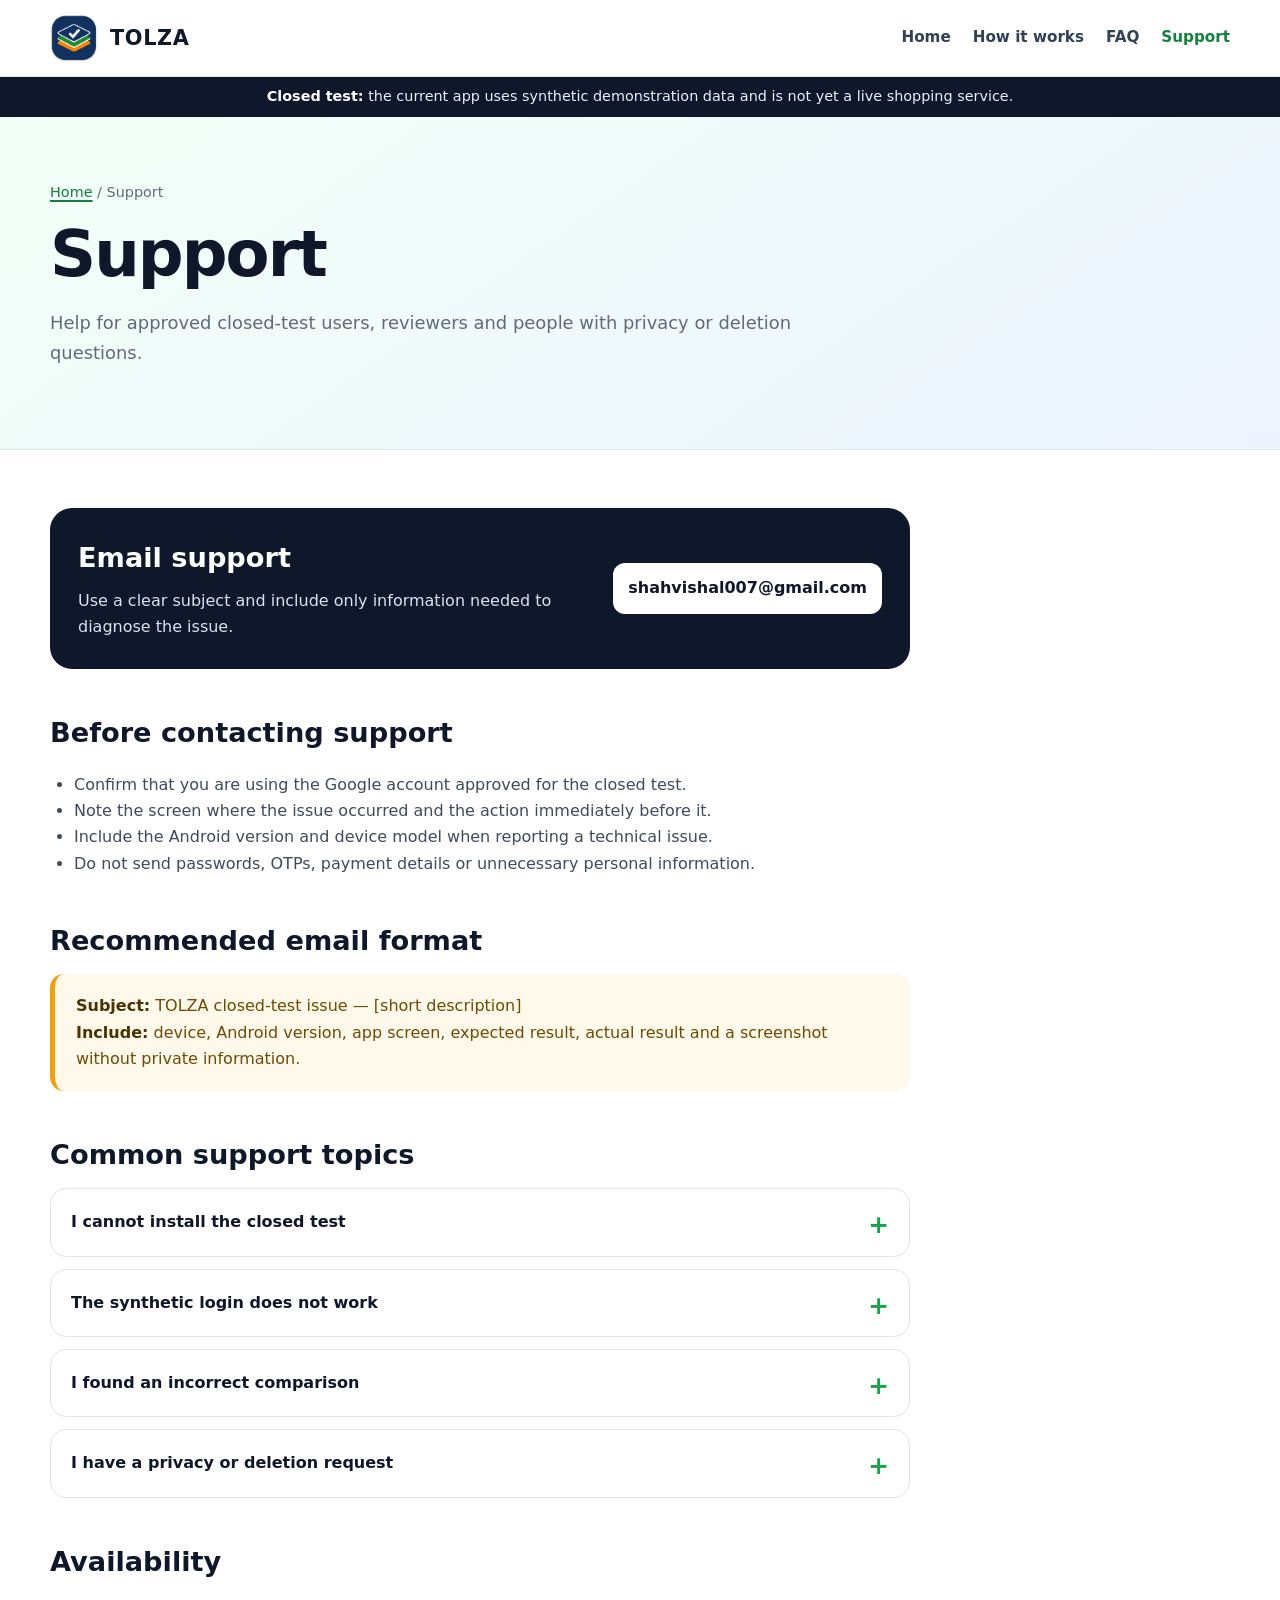
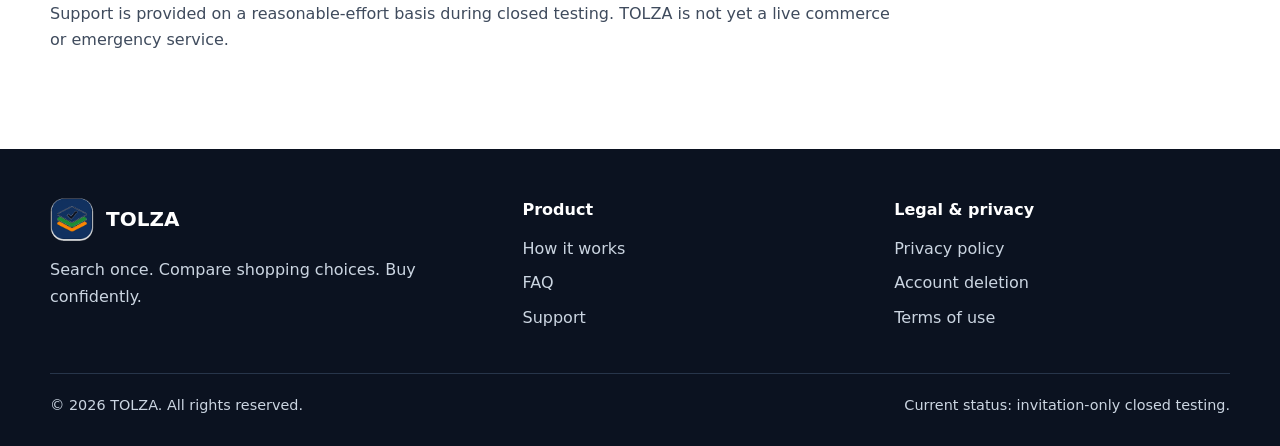
<file: support.html>
<!doctype html><html lang="en"><head>
<meta charset="utf-8"><meta name="viewport" content="width=device-width,initial-scale=1">
<title>Support — TOLZA</title><meta name="description" content="Get help with TOLZA closed-test access, privacy, app behaviour or account deletion.">
<link rel="canonical" href="https://shahvishal007-ship-it.github.io/ShoppingKart-Public-Compliance/support.html"><meta name="theme-color" content="#0f172a">
<meta property="og:title" content="Support — TOLZA"><meta property="og:description" content="Get help with TOLZA closed-test access, privacy, app behaviour or account deletion."><meta property="og:type" content="website"><meta property="og:url" content="https://shahvishal007-ship-it.github.io/ShoppingKart-Public-Compliance/support.html">
<link rel="icon" href="assets/images/favicon-32.png" sizes="32x32"><link rel="apple-touch-icon" href="assets/images/favicon-192.png">
<link rel="stylesheet" href="assets/css/styles.css"></head><body>
<a class="skip" href="#main">Skip to content</a>
<header class="site-header"><div class="wrap header-row"><a class="brand" href="index.html"><img src="assets/images/tolza-icon.png" alt=""><span>TOLZA</span></a><button class="menu-btn" type="button" aria-expanded="false" aria-controls="primary-nav">Menu</button><nav class="nav" id="primary-nav" aria-label="Primary navigation"><a href="index.html">Home</a><a href="how-it-works.html">How it works</a><a href="faq.html">FAQ</a><a href="support.html" aria-current="page">Support</a></nav></div></header>
<div class="status-strip"><div class="wrap"><strong>Closed test:</strong>&nbsp;the current app uses synthetic demonstration data and is not yet a live shopping service.</div></div><main id="main"><section class="page-hero"><div class="wrap"><div class="breadcrumb"><a href="index.html">Home</a> / Support</div><h1>Support</h1><p>Help for approved closed-test users, reviewers and people with privacy or deletion questions.</p></div></section><section class="content"><div class="wrap"><div class="prose"><div class="contact-box"><div><h2>Email support</h2><p>Use a clear subject and include only information needed to diagnose the issue.</p></div><a class="email-chip" href="mailto:shahvishal007@gmail.com?subject=TOLZA%20Support%20Request">shahvishal007@gmail.com</a></div><h2>Before contacting support</h2><ul><li>Confirm that you are using the Google account approved for the closed test.</li><li>Note the screen where the issue occurred and the action immediately before it.</li><li>Include the Android version and device model when reporting a technical issue.</li><li>Do not send passwords, OTPs, payment details or unnecessary personal information.</li></ul><h2>Recommended email format</h2><div class="notice"><strong>Subject:</strong> TOLZA closed-test issue — [short description]<br><strong>Include:</strong> device, Android version, app screen, expected result, actual result and a screenshot without private information.</div><h2>Common support topics</h2><div class="faq"><details><summary>I cannot install the closed test</summary><p>Make sure the Google account used on the Play Store is included in the approved tester list and that you joined through the tester opt-in link.</p></details><details><summary>The synthetic login does not work</summary><p>Use only the test instructions provided for the active closed-test release. Do not use personal credentials unless the release instructions explicitly require them.</p></details><details><summary>I found an incorrect comparison</summary><p>The current build uses synthetic data. Please report the exact basket and screen so the deterministic comparison behaviour can be checked.</p></details><details><summary>I have a privacy or deletion request</summary><p>Use the <a href="privacy-policy.html">Privacy Policy</a> and <a href="account-deletion.html">Account Deletion</a> pages, or email support with the appropriate subject.</p></details></div><h2>Availability</h2><p>Support is provided on a reasonable-effort basis during closed testing. TOLZA is not yet a live commerce or emergency service.</p></div></div></section></main><footer class="site-footer"><div class="wrap"><div class="footer-grid"><div><div class="footer-brand"><img src="assets/images/tolza-icon.png" alt=""><span>TOLZA</span></div><p>Search once. Compare shopping choices. Buy confidently.</p></div><div><h3>Product</h3><ul><li><a href="how-it-works.html">How it works</a></li><li><a href="faq.html">FAQ</a></li><li><a href="support.html">Support</a></li></ul></div><div><h3>Legal & privacy</h3><ul><li><a href="privacy-policy.html">Privacy policy</a></li><li><a href="account-deletion.html">Account deletion</a></li><li><a href="terms.html">Terms of use</a></li></ul></div></div><div class="footer-bottom"><span>© <span data-year></span> TOLZA. All rights reserved.</span><span>Current status: invitation-only closed testing.</span></div></div></footer><script src="assets/js/main.js"></script></body></html>
</file>
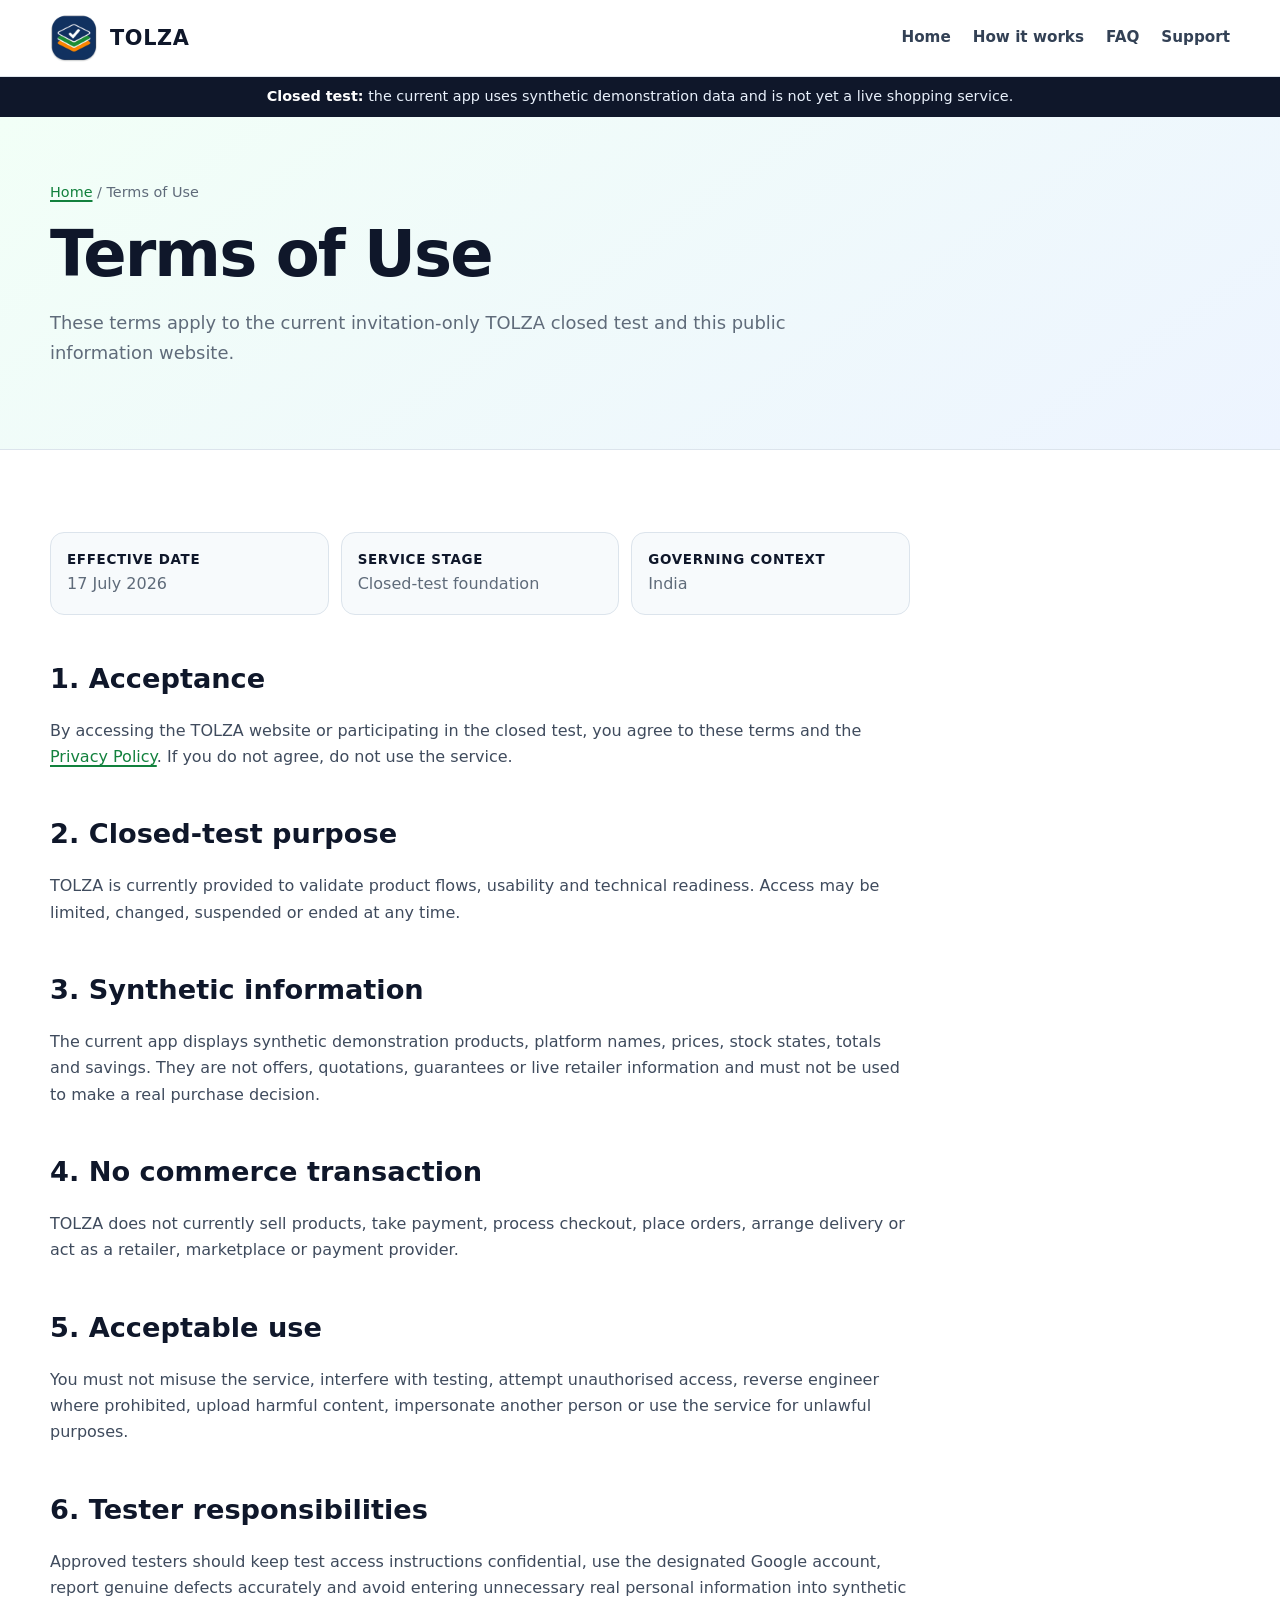
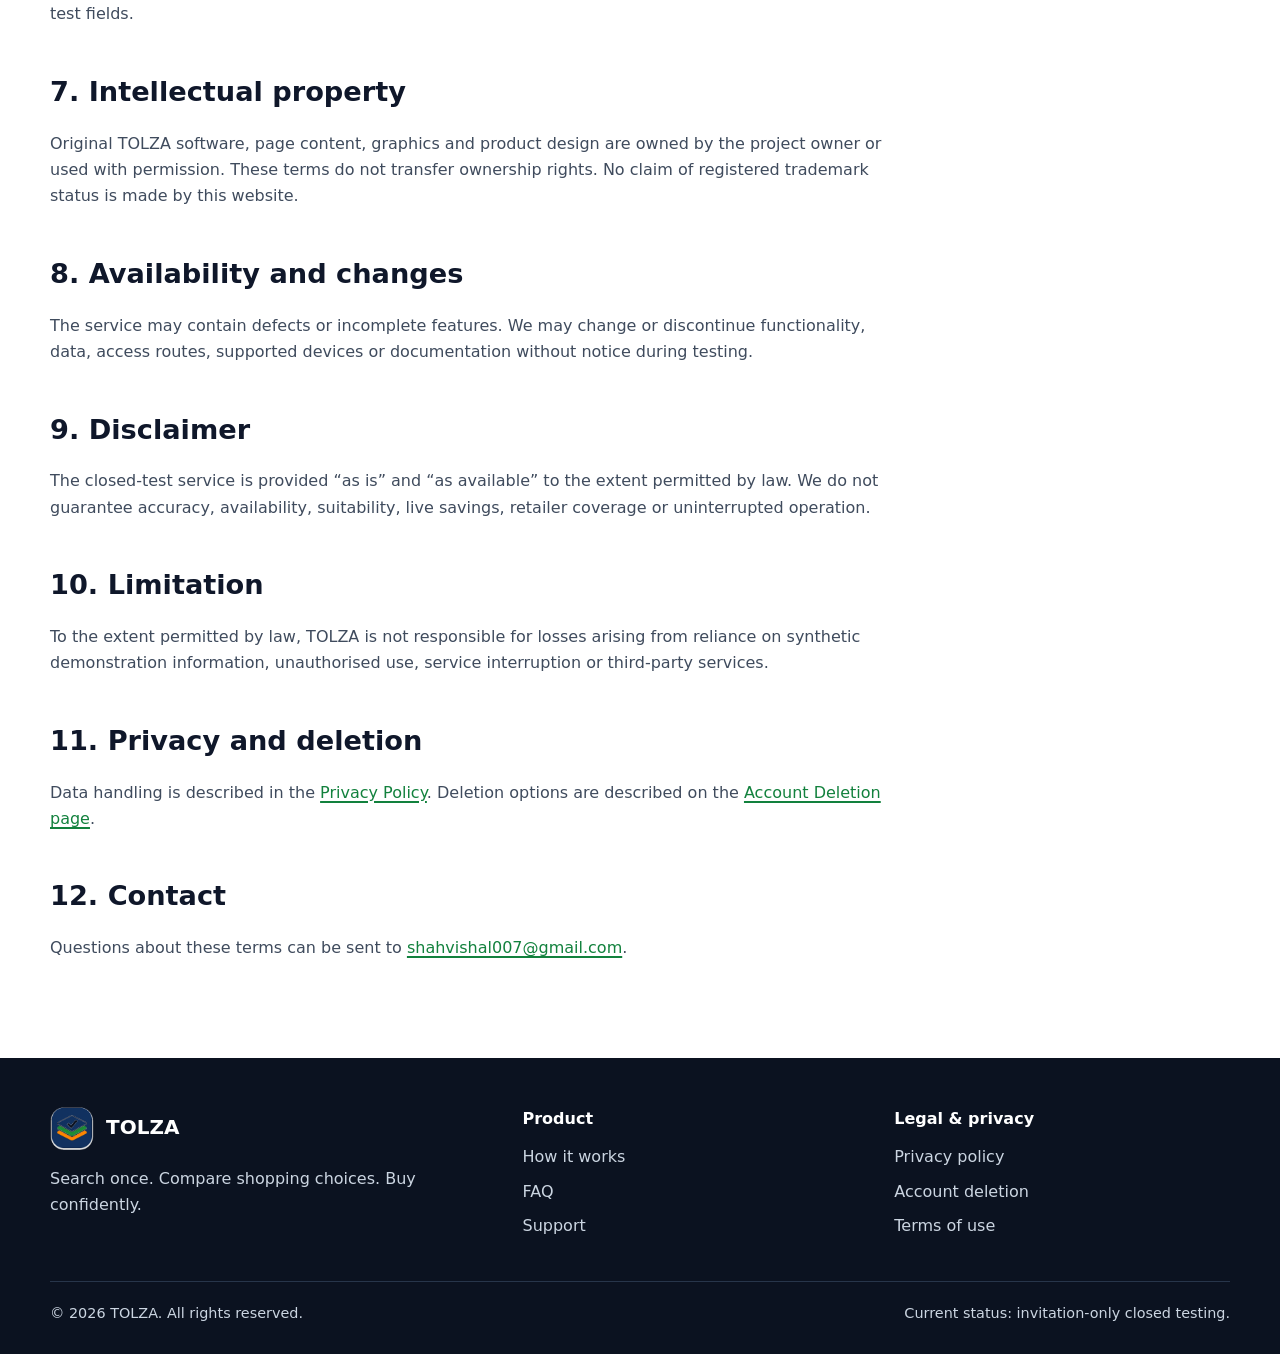
<file: terms.html>
<!DOCTYPE html>
<html lang="en"><head>
<meta charset="utf-8"/><meta content="width=device-width,initial-scale=1" name="viewport"/>
<title>Terms of Use — TOLZA</title><meta content="Terms for using the current TOLZA closed-test Android app and public website." name="description"/>
<link href="https://shahvishal007-ship-it.github.io/ShoppingKart-Public-Compliance/terms.html" rel="canonical"/><meta content="#0f172a" name="theme-color"/>
<meta content="Terms of Use — TOLZA" property="og:title"/><meta content="Terms for using the current TOLZA closed-test Android app and public website." property="og:description"/><meta content="website" property="og:type"/><meta content="https://shahvishal007-ship-it.github.io/ShoppingKart-Public-Compliance/terms.html" property="og:url"/>
<link href="assets/images/favicon-32.png" rel="icon" sizes="32x32"/><link href="assets/images/favicon-192.png" rel="apple-touch-icon"/>
<link href="assets/css/styles.css" rel="stylesheet"/></head><body>
<a class="skip" href="#main">Skip to content</a>
<header class="site-header"><div class="wrap header-row"><a class="brand" href="index.html"><img alt="" src="assets/images/tolza-icon.png"/><span>TOLZA</span></a><button aria-controls="primary-nav" aria-expanded="false" class="menu-btn" type="button">Menu</button><nav aria-label="Primary navigation" class="nav" id="primary-nav"><a href="index.html">Home</a><a href="how-it-works.html">How it works</a><a href="faq.html">FAQ</a><a href="support.html">Support</a></nav></div></header>
<div class="status-strip"><div class="wrap"><strong>Closed test:</strong> the current app uses synthetic demonstration data and is not yet a live shopping service.</div></div><main id="main"><section class="page-hero"><div class="wrap"><div class="breadcrumb"><a href="index.html">Home</a> / Terms of Use</div><h1>Terms of Use</h1><p>These terms apply to the current invitation-only TOLZA closed test and this public information website.</p></div></section><section class="content"><div class="wrap"><div class="prose"><div class="meta-card"><div><strong>Effective date</strong><span>17 July 2026</span></div><div><strong>Service stage</strong><span>Closed-test foundation</span></div><div><strong>Governing context</strong><span>India</span></div></div><h2>1. Acceptance</h2><p>By accessing the TOLZA website or participating in the closed test, you agree to these terms and the <a href="privacy-policy.html">Privacy Policy</a>. If you do not agree, do not use the service.</p><h2>2. Closed-test purpose</h2><p>TOLZA is currently provided to validate product flows, usability and technical readiness. Access may be limited, changed, suspended or ended at any time.</p><h2>3. Synthetic information</h2><p>The current app displays synthetic demonstration products, platform names, prices, stock states, totals and savings. They are not offers, quotations, guarantees or live retailer information and must not be used to make a real purchase decision.</p><h2>4. No commerce transaction</h2><p>TOLZA does not currently sell products, take payment, process checkout, place orders, arrange delivery or act as a retailer, marketplace or payment provider.</p><h2>5. Acceptable use</h2><p>You must not misuse the service, interfere with testing, attempt unauthorised access, reverse engineer where prohibited, upload harmful content, impersonate another person or use the service for unlawful purposes.</p><h2>6. Tester responsibilities</h2><p>Approved testers should keep test access instructions confidential, use the designated Google account, report genuine defects accurately and avoid entering unnecessary real personal information into synthetic test fields.</p><h2>7. Intellectual property</h2><p>Original TOLZA software, page content, graphics and product design are owned by the project owner or used with permission. These terms do not transfer ownership rights. No claim of registered trademark status is made by this website.</p><h2>8. Availability and changes</h2><p>The service may contain defects or incomplete features. We may change or discontinue functionality, data, access routes, supported devices or documentation without notice during testing.</p><h2>9. Disclaimer</h2><p>The closed-test service is provided “as is” and “as available” to the extent permitted by law. We do not guarantee accuracy, availability, suitability, live savings, retailer coverage or uninterrupted operation.</p><h2>10. Limitation</h2><p>To the extent permitted by law, TOLZA is not responsible for losses arising from reliance on synthetic demonstration information, unauthorised use, service interruption or third-party services.</p><h2>11. Privacy and deletion</h2><p>Data handling is described in the <a href="privacy-policy.html">Privacy Policy</a>. Deletion options are described on the <a href="account-deletion.html">Account Deletion page</a>.</p><h2>12. Contact</h2><p>Questions about these terms can be sent to <a href="mailto:shahvishal007@gmail.com?subject=TOLZA%20Terms%20Question">shahvishal007@gmail.com</a>.</p></div></div></section></main><footer class="site-footer"><div class="wrap"><div class="footer-grid"><div><div class="footer-brand"><img alt="" src="assets/images/tolza-icon.png"/><span>TOLZA</span></div><p>Search once. Compare shopping choices. Buy confidently.</p></div><div><h3>Product</h3><ul><li><a href="how-it-works.html">How it works</a></li><li><a href="faq.html">FAQ</a></li><li><a href="support.html">Support</a></li></ul></div><div><h3>Legal &amp; privacy</h3><ul><li><a href="privacy-policy.html">Privacy policy</a></li><li><a href="account-deletion.html">Account deletion</a></li><li><a href="terms.html">Terms of use</a></li></ul></div></div><div class="footer-bottom"><span>© <span data-year=""></span> TOLZA. All rights reserved.</span><span>Current status: invitation-only closed testing.</span></div></div></footer><script src="assets/js/main.js"></script></body></html>
</file>
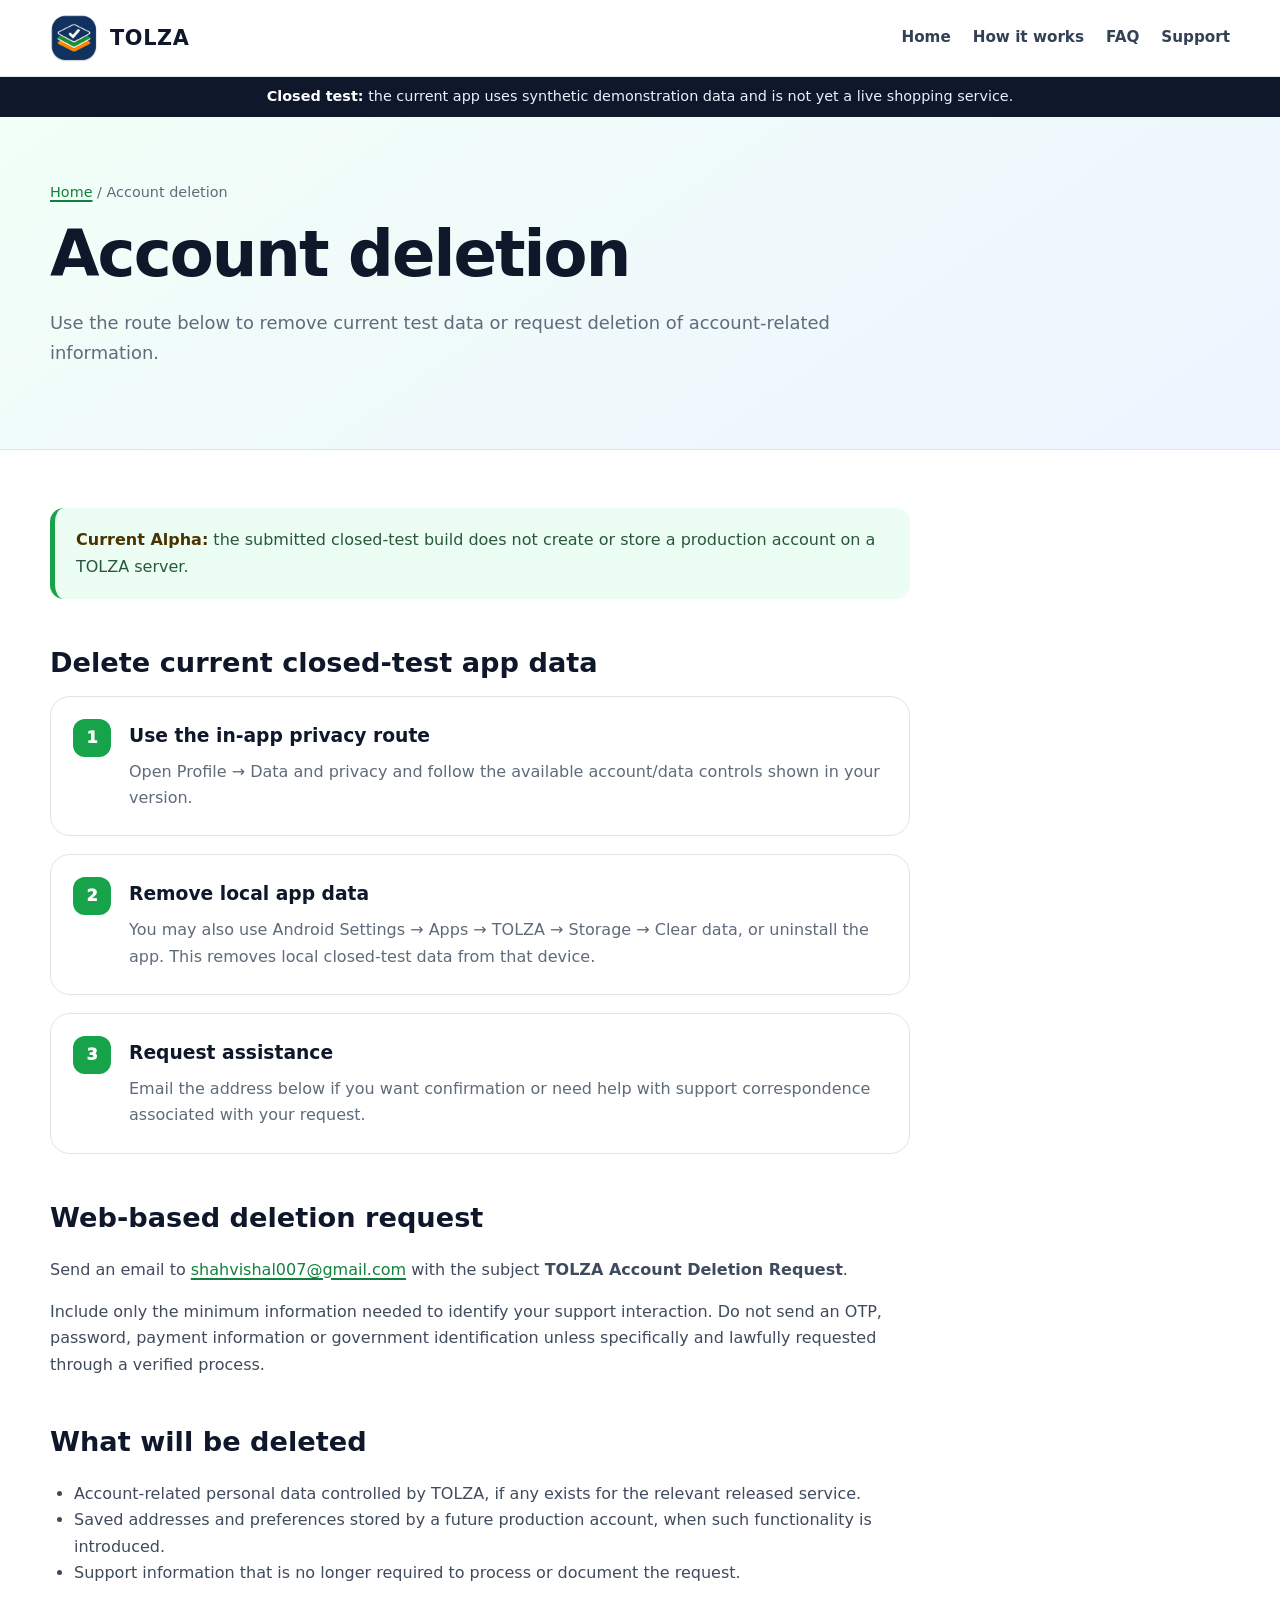
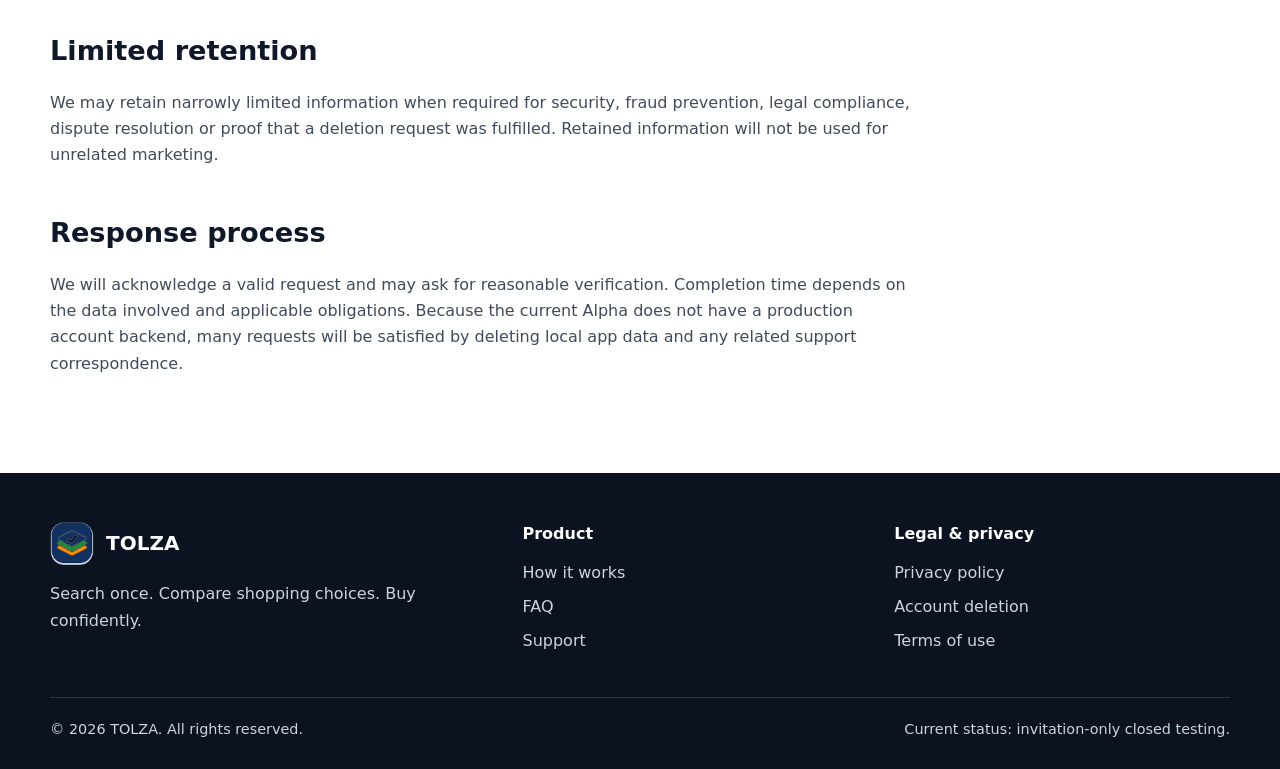
<file: public/account-deletion.html>
<!DOCTYPE html>
<html lang="en"><head>
<meta charset="utf-8"/><meta content="width=device-width,initial-scale=1" name="viewport"/>
<title>Account Deletion — TOLZA</title><meta content="Request deletion of TOLZA account-related data or learn how to remove current closed-test data." name="description"/>
<link href="https://shahvishal007-ship-it.github.io/ShoppingKart-Public-Compliance/account-deletion.html" rel="canonical"/><meta content="#0f172a" name="theme-color"/>
<meta content="Account Deletion — TOLZA" property="og:title"/><meta content="Request deletion of TOLZA account-related data or learn how to remove current closed-test data." property="og:description"/><meta content="website" property="og:type"/><meta content="https://shahvishal007-ship-it.github.io/ShoppingKart-Public-Compliance/account-deletion.html" property="og:url"/>
<link href="../assets/images/favicon-32.png" rel="icon" sizes="32x32"/><link href="../assets/images/favicon-192.png" rel="apple-touch-icon"/>
<link href="../assets/css/styles.css" rel="stylesheet"/></head><body>
<a class="skip" href="#main">Skip to content</a>
<header class="site-header"><div class="wrap header-row"><a class="brand" href="../index.html"><img alt="" src="../assets/images/tolza-icon.png"/><span>TOLZA</span></a><button aria-controls="primary-nav" aria-expanded="false" class="menu-btn" type="button">Menu</button><nav aria-label="Primary navigation" class="nav" id="primary-nav"><a href="../index.html">Home</a><a href="../how-it-works.html">How it works</a><a href="../faq.html">FAQ</a><a href="../support.html">Support</a></nav></div></header>
<div class="status-strip"><div class="wrap"><strong>Closed test:</strong> the current app uses synthetic demonstration data and is not yet a live shopping service.</div></div><main id="main"><section class="page-hero"><div class="wrap"><div class="breadcrumb"><a href="../index.html">Home</a> / Account deletion</div><h1>Account deletion</h1><p>Use the route below to remove current test data or request deletion of account-related information.</p></div></section><section class="content"><div class="wrap"><div class="prose"><div class="notice green"><strong>Current Alpha:</strong> the submitted closed-test build does not create or store a production account on a TOLZA server.</div><h2>Delete current closed-test app data</h2><div class="steps"><article class="step"><h3>Use the in-app privacy route</h3><p>Open Profile → Data and privacy and follow the available account/data controls shown in your version.</p></article><article class="step"><h3>Remove local app data</h3><p>You may also use Android Settings → Apps → TOLZA → Storage → Clear data, or uninstall the app. This removes local closed-test data from that device.</p></article><article class="step"><h3>Request assistance</h3><p>Email the address below if you want confirmation or need help with support correspondence associated with your request.</p></article></div><h2>Web-based deletion request</h2><p>Send an email to <a href="mailto:shahvishal007@gmail.com?subject=TOLZA%20Account%20Deletion%20Request&amp;body=Please%20delete%20account-related%20information%20associated%20with%20my%20TOLZA%20test%20access.%20I%20understand%20you%20may%20need%20to%20verify%20the%20request.">shahvishal007@gmail.com</a> with the subject <strong>TOLZA Account Deletion Request</strong>.</p><p>Include only the minimum information needed to identify your support interaction. Do not send an OTP, password, payment information or government identification unless specifically and lawfully requested through a verified process.</p><h2>What will be deleted</h2><ul><li>Account-related personal data controlled by TOLZA, if any exists for the relevant released service.</li><li>Saved addresses and preferences stored by a future production account, when such functionality is introduced.</li><li>Support information that is no longer required to process or document the request.</li></ul><h2>Limited retention</h2><p>We may retain narrowly limited information when required for security, fraud prevention, legal compliance, dispute resolution or proof that a deletion request was fulfilled. Retained information will not be used for unrelated marketing.</p><h2>Response process</h2><p>We will acknowledge a valid request and may ask for reasonable verification. Completion time depends on the data involved and applicable obligations. Because the current Alpha does not have a production account backend, many requests will be satisfied by deleting local app data and any related support correspondence.</p></div></div></section></main><footer class="site-footer"><div class="wrap"><div class="footer-grid"><div><div class="footer-brand"><img alt="" src="../assets/images/tolza-icon.png"/><span>TOLZA</span></div><p>Search once. Compare shopping choices. Buy confidently.</p></div><div><h3>Product</h3><ul><li><a href="../how-it-works.html">How it works</a></li><li><a href="../faq.html">FAQ</a></li><li><a href="../support.html">Support</a></li></ul></div><div><h3>Legal &amp; privacy</h3><ul><li><a href="../privacy-policy.html">Privacy policy</a></li><li><a href="../account-deletion.html">Account deletion</a></li><li><a href="../terms.html">Terms of use</a></li></ul></div></div><div class="footer-bottom"><span>© <span data-year=""></span> TOLZA. All rights reserved.</span><span>Current status: invitation-only closed testing.</span></div></div></footer><script src="../assets/js/main.js"></script></body></html>
</file>
<file: assets/css/styles.css>
:root {
  --navy:#0f172a; --navy-2:#173a6a; --green:#16a34a; --green-dark:#12813d;
  --green-soft:#ecfdf3; --amber:#f59e0b; --red:#dc2626; --ink:#172033;
  --muted:#5f6b7a; --line:#dce4ec; --paper:#ffffff; --mist:#f7fafc;
  --shadow:0 18px 50px rgba(15,23,42,.10); --radius:22px; --max:1180px;
}
*{box-sizing:border-box} html{scroll-behavior:smooth} body{margin:0;font-family:Inter,ui-sans-serif,system-ui,-apple-system,"Segoe UI",Roboto,Arial,sans-serif;color:var(--ink);background:var(--paper);line-height:1.65}
a{color:var(--green-dark);text-decoration-thickness:1.5px;text-underline-offset:3px} a:hover{color:var(--green)}
img{max-width:100%;display:block}.wrap{width:min(calc(100% - 40px),var(--max));margin-inline:auto}.skip{position:absolute;left:-9999px}.skip:focus{left:18px;top:12px;z-index:1000;padding:10px 14px;background:#fff;border:2px solid var(--green);border-radius:10px}
.site-header{position:sticky;top:0;z-index:50;background:rgba(255,255,255,.96);backdrop-filter:blur(14px);border-bottom:1px solid rgba(220,228,236,.9)}
.header-row{display:flex;align-items:center;justify-content:space-between;min-height:76px;gap:28px}.brand{display:flex;align-items:center;gap:12px;text-decoration:none;color:var(--navy);font-weight:900;letter-spacing:.04em}.brand img{width:48px;height:48px;object-fit:contain}.brand span{font-size:1.3rem}
.nav{display:flex;align-items:center;gap:22px}.nav a{font-weight:700;color:#334155;text-decoration:none;font-size:.95rem}.nav a[aria-current="page"],.nav a:hover{color:var(--green-dark)}.menu-btn{display:none;border:1px solid var(--line);background:#fff;border-radius:12px;padding:10px 12px;font-weight:800;color:var(--navy)}
.status-strip{background:var(--navy);color:#e8f0fb;font-size:.9rem}.status-strip .wrap{padding:8px 0;display:flex;justify-content:center;text-align:center}.status-strip strong{color:#fff}
.hero{position:relative;overflow:hidden;background:radial-gradient(circle at 82% 14%,rgba(22,163,74,.20),transparent 33%),linear-gradient(135deg,#0b1427 0%,#122a4b 62%,#0d5e3a 140%);color:white;padding:84px 0 74px}.hero-grid{display:grid;grid-template-columns:1.15fr .85fr;align-items:center;gap:56px}.eyebrow{display:inline-flex;align-items:center;gap:8px;padding:7px 12px;border-radius:999px;background:rgba(255,255,255,.10);border:1px solid rgba(255,255,255,.18);font-weight:800;font-size:.83rem;letter-spacing:.06em;text-transform:uppercase}.eyebrow-dot{width:8px;height:8px;border-radius:50%;background:#4ade80}.hero h1{font-size:clamp(2.7rem,6vw,5.2rem);line-height:.98;margin:22px 0 20px;letter-spacing:-.045em}.hero h1 span{color:#65e391}.hero .lead{font-size:clamp(1.08rem,2vw,1.35rem);max-width:730px;color:#dce7f4}.actions{display:flex;flex-wrap:wrap;gap:13px;margin-top:30px}.btn{display:inline-flex;align-items:center;justify-content:center;gap:8px;border-radius:13px;padding:13px 18px;font-weight:850;text-decoration:none;border:1px solid transparent}.btn-primary{background:var(--green);color:white;box-shadow:0 10px 30px rgba(22,163,74,.27)}.btn-primary:hover{background:#21b65a;color:white}.btn-secondary{background:rgba(255,255,255,.08);border-color:rgba(255,255,255,.25);color:white}.btn-secondary:hover{background:rgba(255,255,255,.14);color:white}
.hero-card{background:rgba(255,255,255,.95);color:var(--ink);padding:28px;border-radius:30px;box-shadow:0 35px 80px rgba(0,0,0,.28);border:1px solid rgba(255,255,255,.8)}.hero-brand{display:flex;align-items:center;gap:18px}.hero-brand img{width:94px;height:94px}.hero-brand h2{margin:0;color:var(--navy);font-size:2rem}.hero-card p{margin:18px 0 0;color:var(--muted)}.mini-lines{display:flex;gap:7px;margin-top:22px}.mini-lines i{display:block;height:5px;border-radius:9px}.mini-lines i:nth-child(1){width:42%;background:var(--green)}.mini-lines i:nth-child(2){width:28%;background:#3b82f6}.mini-lines i:nth-child(3){width:18%;background:var(--amber)}
.section{padding:78px 0}.section.alt{background:var(--mist)}.section-head{max-width:780px;margin-bottom:34px}.kicker{color:var(--green-dark);font-weight:900;letter-spacing:.09em;text-transform:uppercase;font-size:.82rem}.section h2,.page-hero h1{color:var(--navy);letter-spacing:-.03em;line-height:1.12}.section h2{font-size:clamp(2rem,4vw,3.1rem);margin:10px 0 12px}.section-head p{font-size:1.08rem;color:var(--muted)}
.grid-3{display:grid;grid-template-columns:repeat(3,1fr);gap:20px}.card{background:white;border:1px solid var(--line);border-radius:var(--radius);padding:26px;box-shadow:0 8px 28px rgba(15,23,42,.045)}.card .num{display:grid;place-items:center;width:42px;height:42px;border-radius:13px;background:var(--green-soft);color:var(--green-dark);font-weight:950}.card h3{color:var(--navy);font-size:1.2rem;margin:18px 0 8px}.card p{margin:0;color:var(--muted)}
.notice{border-left:5px solid var(--amber);background:#fff9eb;border-radius:14px;padding:19px 21px;color:#704a00}.notice strong{color:#4a3300}.notice.green{border-left-color:var(--green);background:var(--green-soft);color:#27583a}.notice.red{border-left-color:var(--red);background:#fff1f2;color:#7f1d1d}
.screenshot-grid{display:grid;grid-template-columns:repeat(4,1fr);gap:18px;align-items:start}.phone{background:#0b1220;border-radius:28px;padding:10px;box-shadow:var(--shadow);border:1px solid #27354a}.phone img{border-radius:20px;background:#fff}.phone figcaption{color:var(--muted);font-size:.9rem;text-align:center;padding:13px 4px 3px;background:white;border-radius:0 0 18px 18px}
.trust-grid{display:grid;grid-template-columns:1fr 1fr;gap:22px}.trust-panel{padding:30px;border-radius:24px;background:linear-gradient(145deg,#0f172a,#173a6a);color:white}.trust-panel h3{font-size:1.6rem;margin:0 0 12px}.trust-panel p{color:#d8e3ef}.check-list{list-style:none;padding:0;margin:20px 0 0}.check-list li{position:relative;padding-left:30px;margin:11px 0}.check-list li:before{content:"✓";position:absolute;left:0;color:#61dc8e;font-weight:950}.plain-panel{padding:30px;border:1px solid var(--line);border-radius:24px;background:white}.plain-panel h3{font-size:1.5rem;color:var(--navy);margin-top:0}
.cta{background:linear-gradient(120deg,#e9fff1,#eef5ff);border:1px solid #cfe9d9;border-radius:28px;padding:36px;display:flex;justify-content:space-between;align-items:center;gap:24px}.cta h2{margin:0 0 8px;font-size:2rem}.cta p{margin:0;color:var(--muted)}
.page-hero{background:linear-gradient(145deg,#f2fff7,#edf4ff);padding:64px 0;border-bottom:1px solid var(--line)}.page-hero .breadcrumb{font-size:.9rem;color:var(--muted);margin-bottom:14px}.page-hero h1{font-size:clamp(2.35rem,5vw,4rem);margin:0 0 14px}.page-hero p{max-width:790px;color:var(--muted);font-size:1.12rem}.content{padding:58px 0 80px}.prose{max-width:860px}.prose h2{color:var(--navy);font-size:1.7rem;margin:42px 0 10px}.prose h3{color:var(--navy);margin:28px 0 8px}.prose p,.prose li{color:#3f4b5d}.prose ul,.prose ol{padding-left:24px}.prose code{background:#eef2f6;padding:2px 6px;border-radius:6px}.meta-card{display:grid;grid-template-columns:repeat(3,1fr);gap:12px;margin:24px 0 32px}.meta-card div{padding:16px;border-radius:14px;background:var(--mist);border:1px solid var(--line)}.meta-card strong{display:block;color:var(--navy);font-size:.84rem;text-transform:uppercase;letter-spacing:.05em}.meta-card span{color:var(--muted)}
.steps{counter-reset:step;display:grid;gap:18px}.step{position:relative;padding:24px 24px 24px 78px;border:1px solid var(--line);border-radius:20px;background:white}.step:before{counter-increment:step;content:counter(step);position:absolute;left:22px;top:22px;width:38px;height:38px;display:grid;place-items:center;border-radius:12px;background:var(--green);color:#fff;font-weight:950}.step h3{margin:0 0 7px;color:var(--navy)}.step p{margin:0;color:var(--muted)}
.faq{display:grid;gap:12px}.faq details{border:1px solid var(--line);border-radius:16px;background:white;padding:0 20px}.faq summary{cursor:pointer;list-style:none;font-weight:850;color:var(--navy);padding:20px 34px 20px 0;position:relative}.faq summary:after{content:"+";position:absolute;right:0;top:16px;font-size:1.55rem;color:var(--green)}.faq details[open] summary:after{content:"−"}.faq details p{color:var(--muted);margin:0 0 20px}.faq summary::-webkit-details-marker{display:none}
.contact-box{display:grid;grid-template-columns:1fr auto;gap:22px;align-items:center;background:var(--navy);color:white;padding:28px;border-radius:22px}.contact-box h2{margin:0 0 7px;color:white}.contact-box p{margin:0;color:#d7e3ef}.email-chip{display:inline-flex;padding:12px 15px;border-radius:12px;background:white;color:var(--navy);font-weight:850;text-decoration:none;white-space:nowrap}.email-chip:hover{color:var(--green-dark)}
.site-footer{background:#0b1220;color:#cbd5e1;padding:48px 0 28px}.footer-grid{display:grid;grid-template-columns:1.3fr 1fr 1fr;gap:36px}.footer-brand{display:flex;gap:12px;align-items:center;color:white;font-size:1.25rem;font-weight:900}.footer-brand img{width:44px}.site-footer h3{color:white;font-size:1rem;margin:0 0 12px}.site-footer ul{list-style:none;padding:0;margin:0}.site-footer li{margin:8px 0}.site-footer a{color:#cbd5e1;text-decoration:none}.site-footer a:hover{color:#7ce7a3}.footer-bottom{margin-top:34px;padding-top:20px;border-top:1px solid #27354a;font-size:.9rem;display:flex;justify-content:space-between;gap:20px;flex-wrap:wrap}
@media (max-width:900px){.hero-grid,.trust-grid{grid-template-columns:1fr}.hero{padding-top:58px}.grid-3{grid-template-columns:1fr 1fr}.screenshot-grid{grid-template-columns:repeat(2,1fr)}.footer-grid{grid-template-columns:1fr 1fr}.footer-grid>div:first-child{grid-column:1/-1}.nav{display:none;position:absolute;top:76px;left:0;right:0;padding:18px 24px;background:white;border-bottom:1px solid var(--line);box-shadow:var(--shadow);flex-direction:column;align-items:flex-start}.nav.open{display:flex}.menu-btn{display:inline-flex}.meta-card{grid-template-columns:1fr}.cta,.contact-box{display:block}.cta .btn,.contact-box .email-chip{margin-top:18px}}
@media (max-width:580px){.wrap{width:min(calc(100% - 28px),var(--max))}.hero h1{font-size:2.65rem}.hero-card{padding:22px}.hero-brand img{width:74px;height:74px}.grid-3,.screenshot-grid,.footer-grid{grid-template-columns:1fr}.section{padding:58px 0}.section h2{font-size:2rem}.phone{max-width:360px;margin-inline:auto}.page-hero{padding:45px 0}.step{padding-left:68px}.contact-box{padding:23px}.email-chip{white-space:normal}.status-strip{font-size:.8rem}}
@media (prefers-reduced-motion:reduce){html{scroll-behavior:auto}*{animation:none!important;transition:none!important}}
</file>
